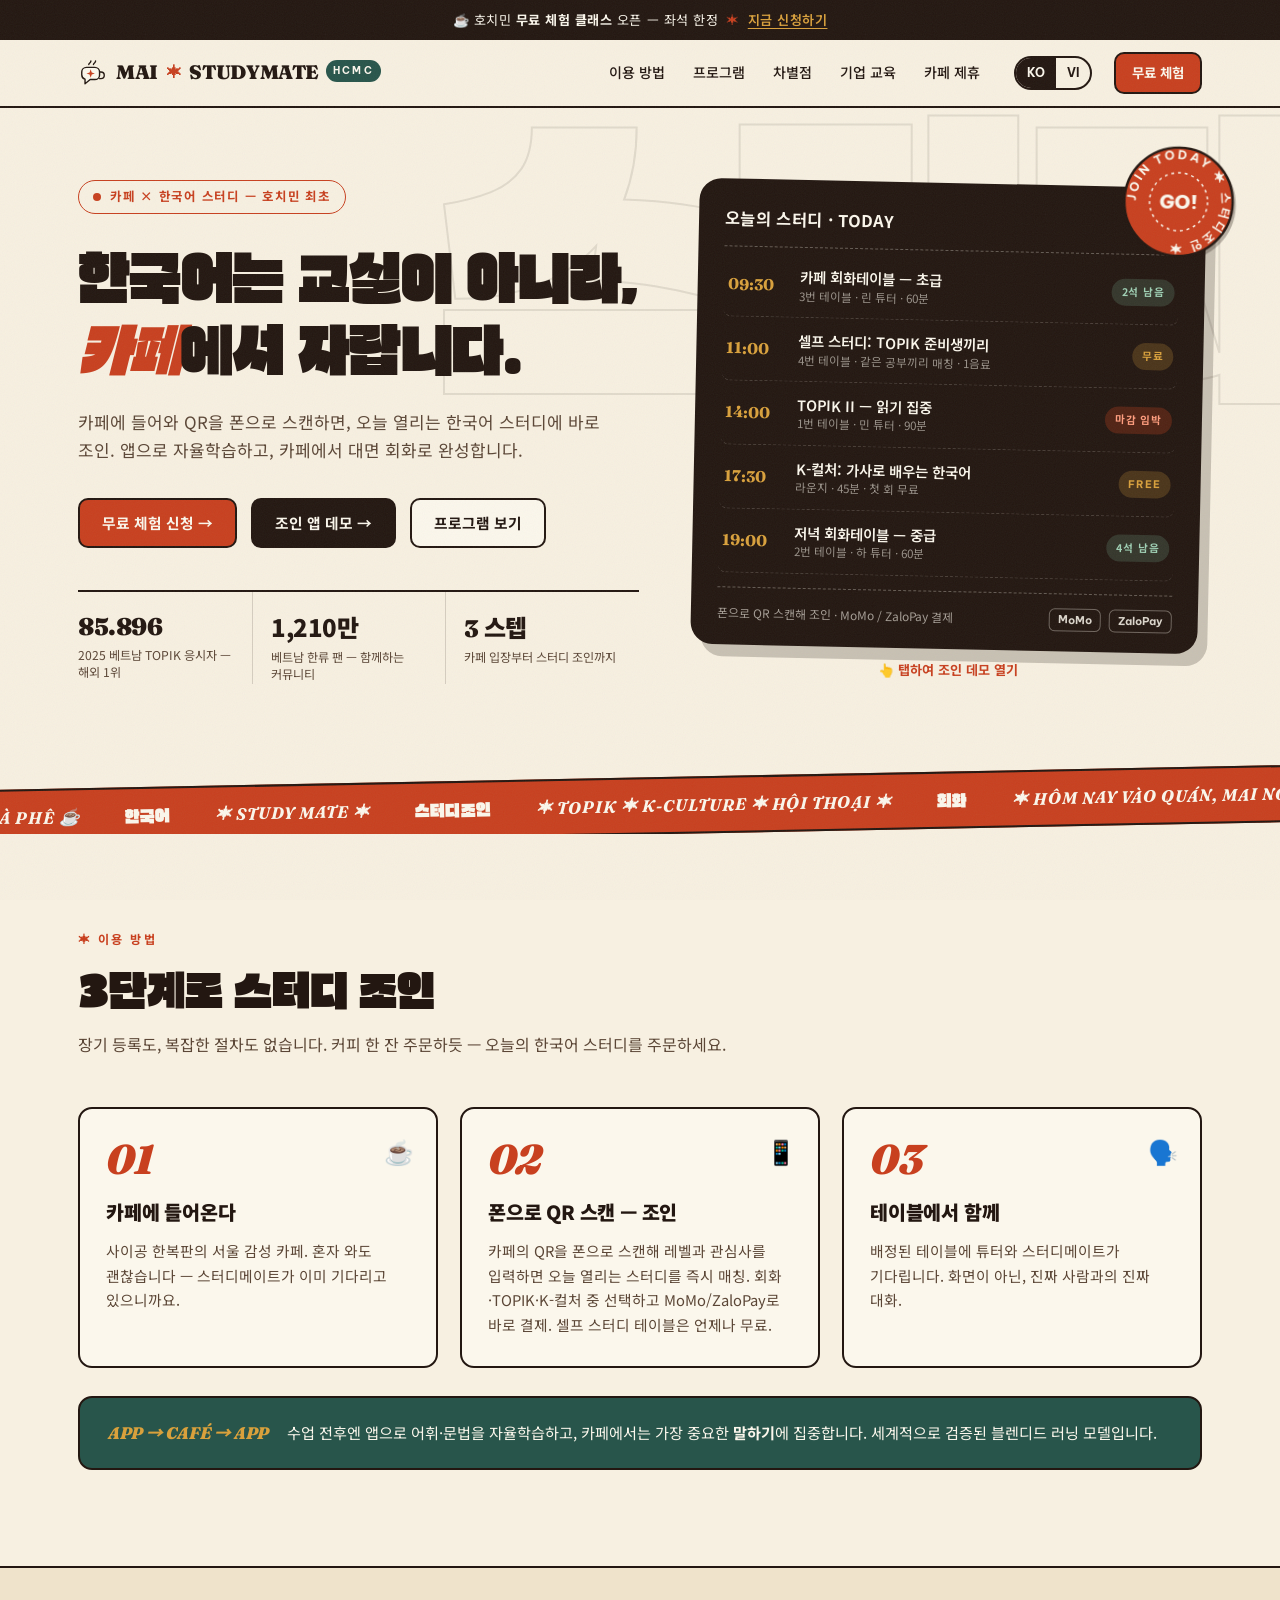
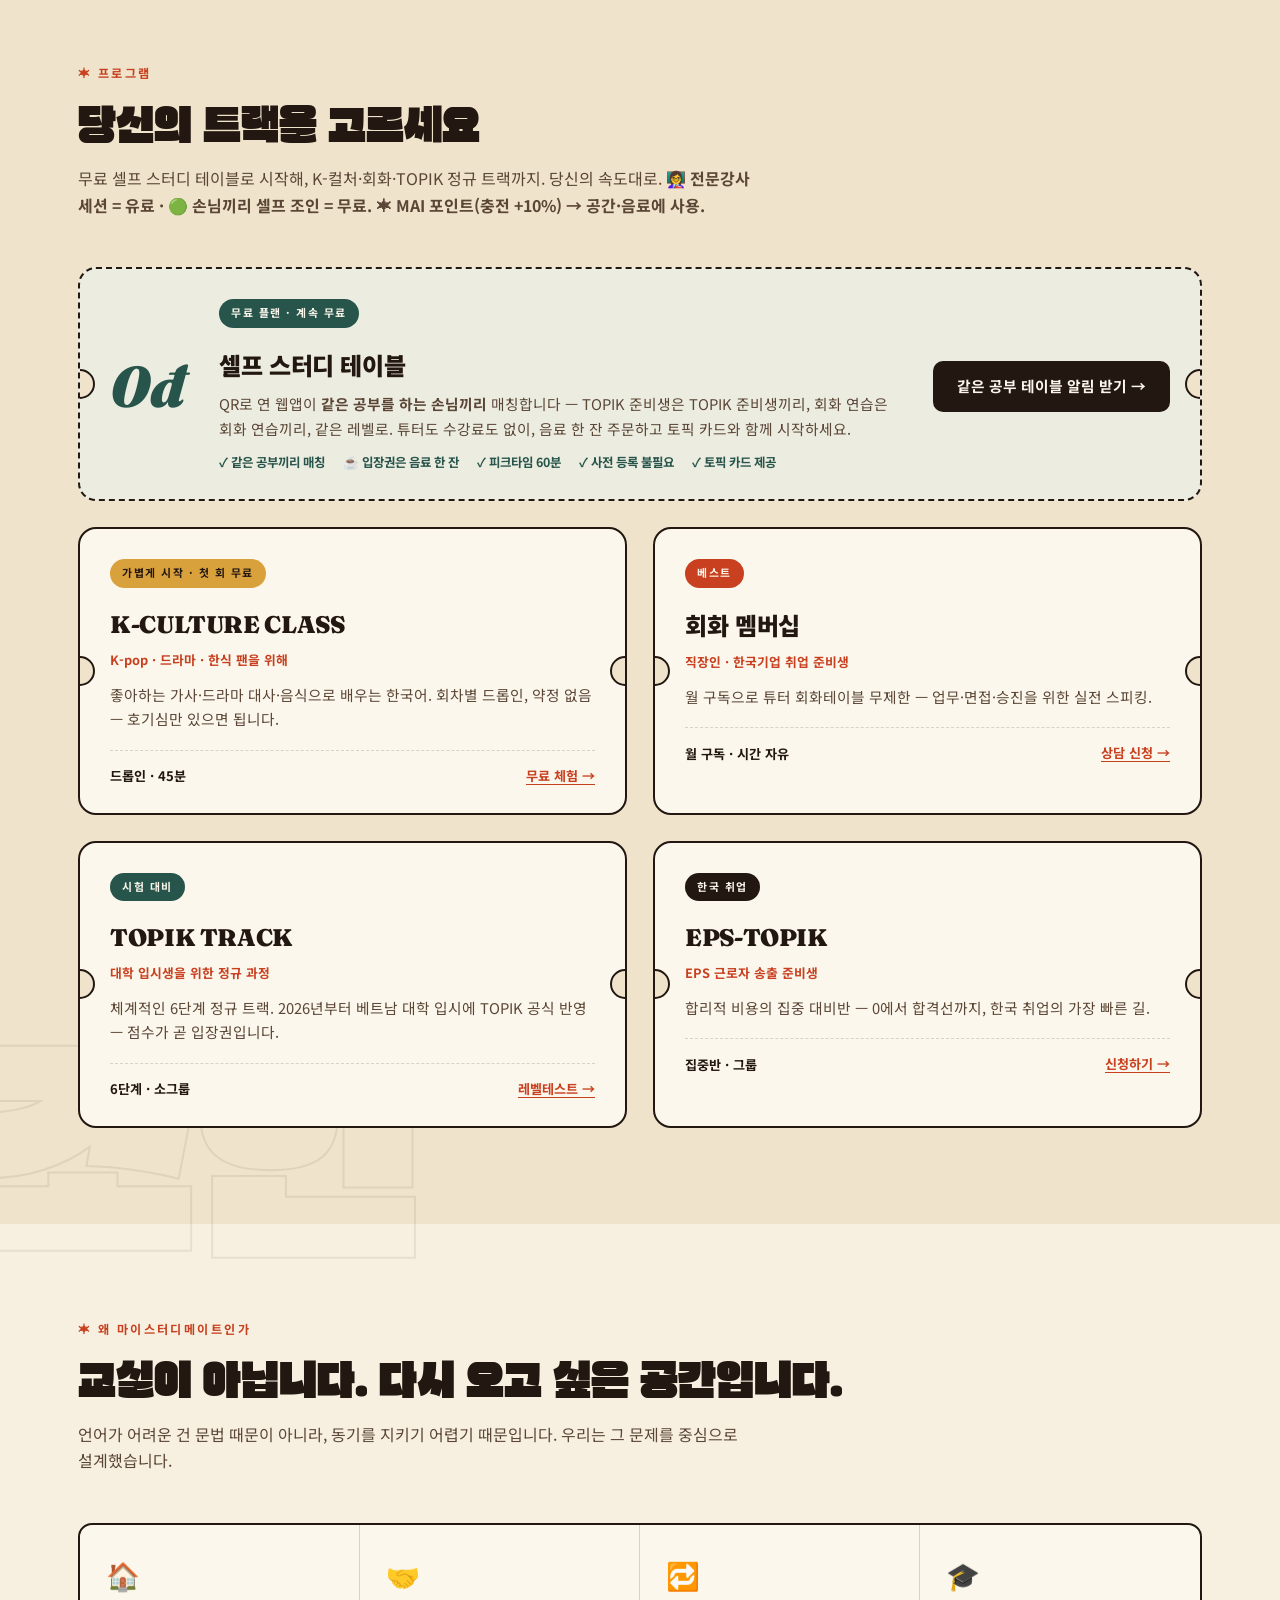
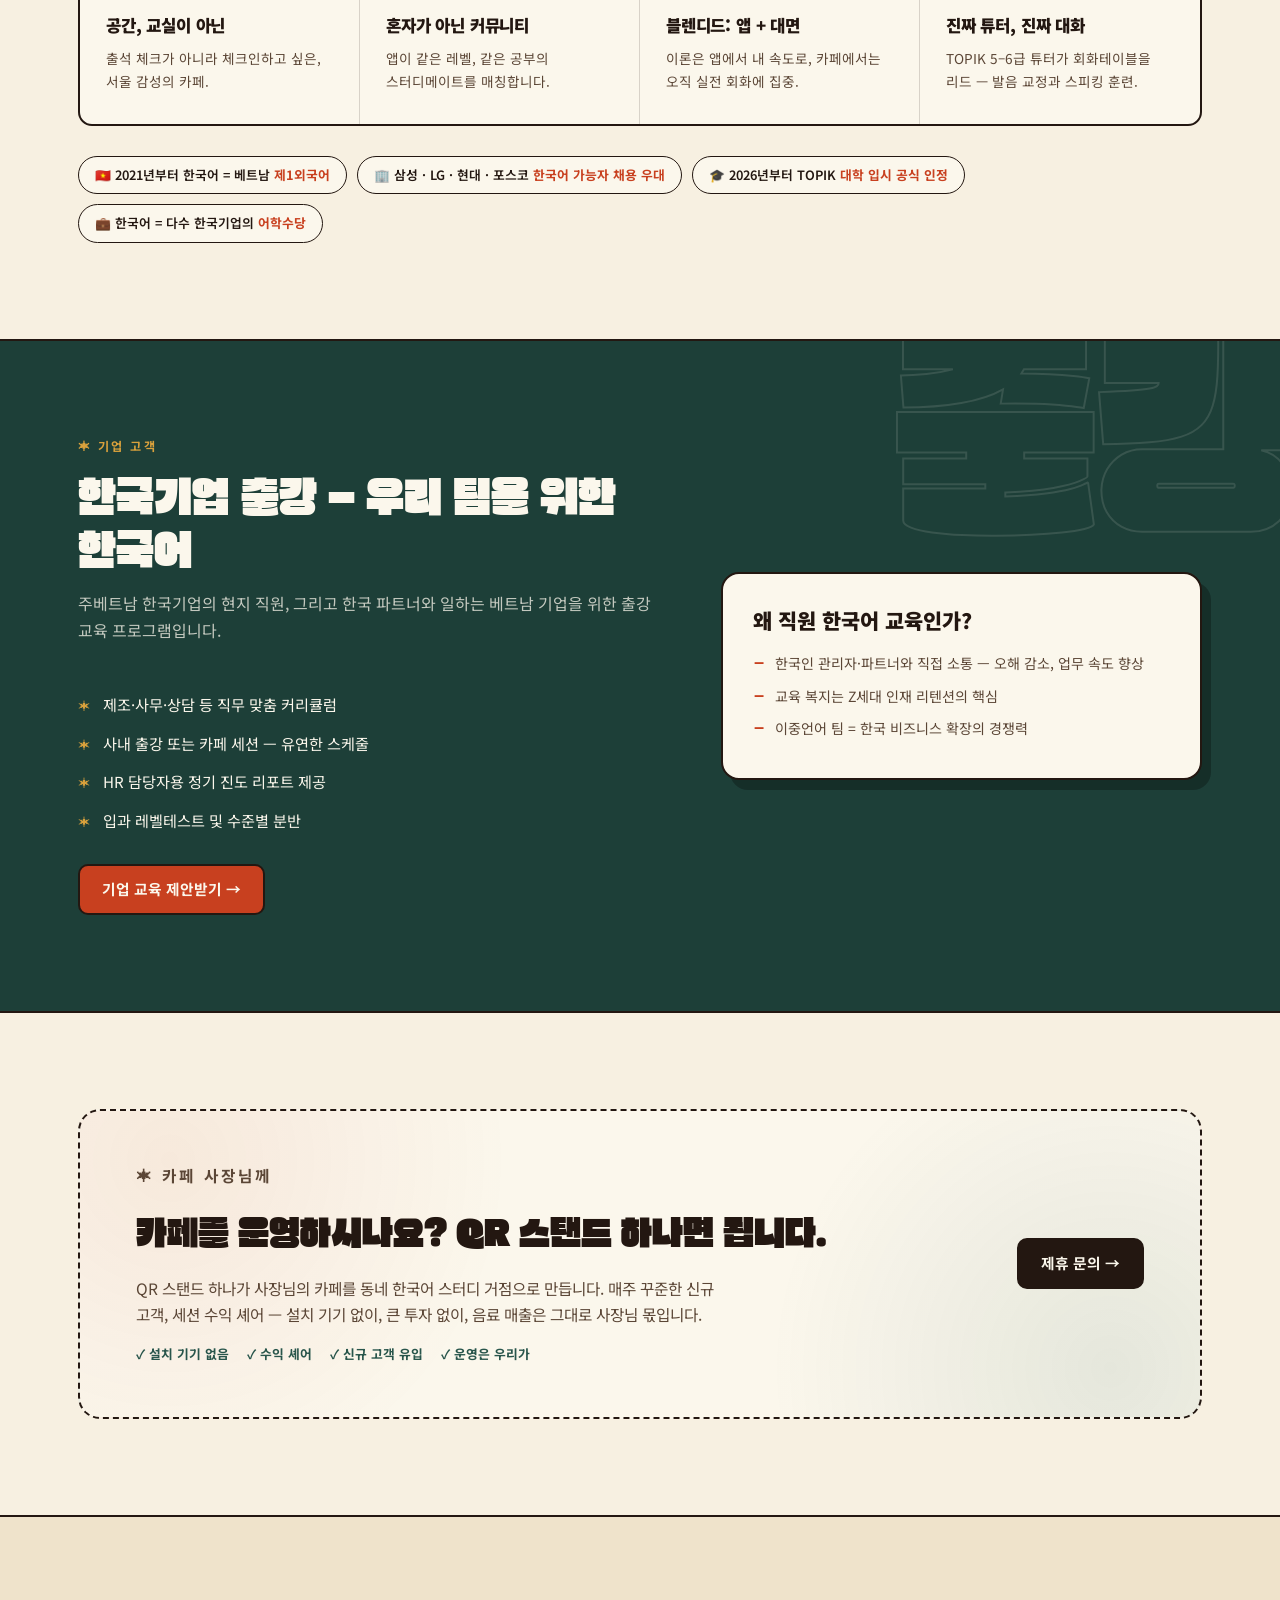
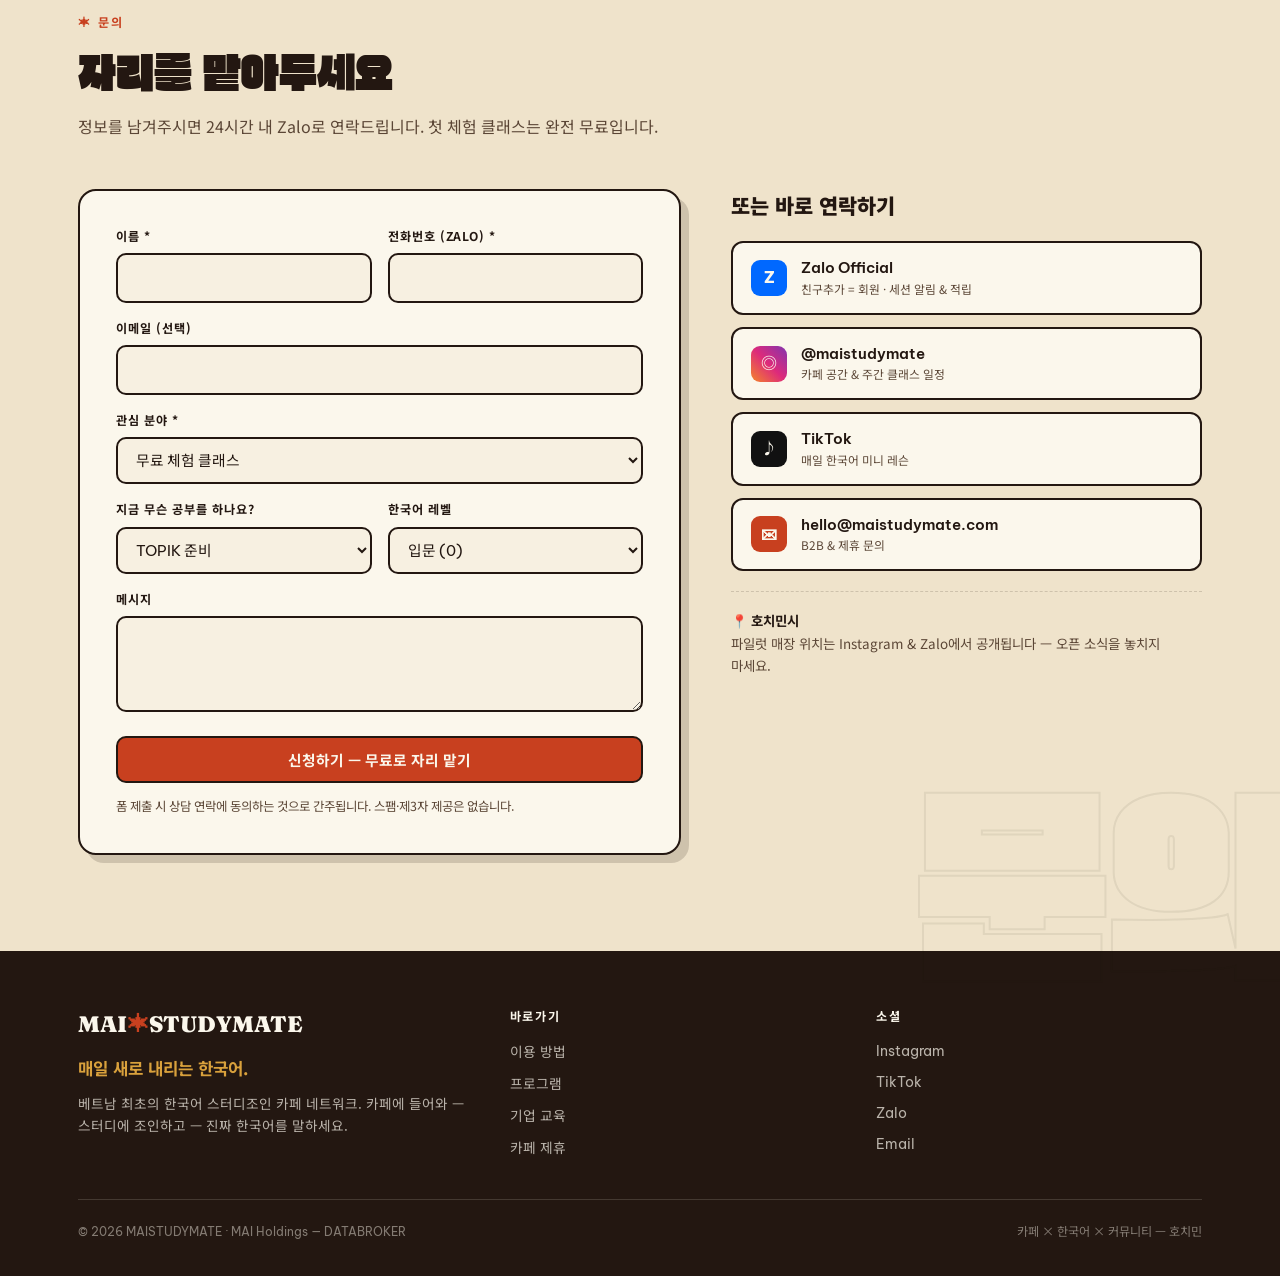
<file: index.html>
<!DOCTYPE html>
<html lang="ko" data-lang="ko">
<head>
  <meta charset="UTF-8" />
  <meta name="viewport" content="width=device-width, initial-scale=1.0" />
  <title>MAISTUDYMATE — 매일 새로 내리는 한국어 | 호치민 한국어 스터디조인 카페</title>
  <meta name="description" content="카페에 들어와 QR을 스캔하면 오늘 열리는 한국어 스터디에 바로 조인. 무료 컬처클래스·셀프 스터디 테이블·회화·TOPIK·EPS. 호치민." />
  <meta property="og:title" content="MAISTUDYMATE — Hôm nay vào quán, MAI nói tiếng Hàn." />
  <link rel="icon" type="image/svg+xml" href="data:image/svg+xml,%3Csvg xmlns='http://www.w3.org/2000/svg' viewBox='0 0 64 64'%3E%3Cpath d='M18 12h18a14 14 0 0 1 14 14v8a14 14 0 0 1-14 14H26L14 58V46.5A14 14 0 0 1 4 34v-8a14 14 0 0 1 14-14z' fill='%23C8401F'/%3E%3Cpath d='M27 18l3 9 9 3-9 3-3 9-3-9-9-3 9-3z' fill='%23FBF7EC'/%3E%3C/svg%3E" />
  <meta property="og:description" content="Join một bàn học tiếng Hàn ngay hôm nay tại TP.HCM. Lớp trải nghiệm miễn phí — số chỗ có hạn." />
  <meta property="og:type" content="website" />
  <link rel="preconnect" href="https://fonts.googleapis.com" />
  <link rel="preconnect" href="https://fonts.gstatic.com" crossorigin />
  <link href="https://fonts.googleapis.com/css2?family=Fraunces:ital,opsz,wght@0,9..144,400..900;1,9..144,400..900&family=Be+Vietnam+Pro:wght@400;500;600;700;800&family=Gasoek+One&family=Noto+Sans+KR:wght@400;500;700;900&display=swap" rel="stylesheet" />
  <link rel="stylesheet" href="styles.css" />
</head>
<body>

  <!-- ======= Announcement ======= -->
  <div class="announce">
    <span class="vi">☕ Khai giảng lớp trải nghiệm <b>MIỄN PHÍ</b> tại TP.HCM — số chỗ có hạn<span class="dot">✶</span><a href="#contact">Giữ chỗ ngay</a></span>
    <span class="ko">☕ 호치민 <b>무료 체험 클래스</b> 오픈 — 좌석 한정<span class="dot">✶</span><a href="#contact">지금 신청하기</a></span>
  </div>

  <!-- ======= Header ======= -->
  <header class="site-head">
    <div class="wrap">
      <a class="brand" href="#top">
        <svg class="mark" viewBox="0 0 64 64" fill="none" aria-hidden="true">
          <path d="M23 14c0-3.5 4.5-3.5 4.5-7.5" stroke="#231711" stroke-width="3" stroke-linecap="round"/>
          <path d="M33 14c0-3.5 4.5-3.5 4.5-7.5" stroke="#231711" stroke-width="3" stroke-linecap="round"/>
          <path d="M46 30h3a7 7 0 0 1 0 14h-4" stroke="#231711" stroke-width="3"/>
          <path d="M18 20h18a10 10 0 0 1 10 10v6a10 10 0 0 1-10 10H26l-11 9v-9.8A10 10 0 0 1 8 36v-6a10 10 0 0 1 10-10z" fill="#FBF7EC" stroke="#231711" stroke-width="3" stroke-linejoin="round"/>
          <path d="M27 24l2.3 6.7 6.7 2.3-6.7 2.3-2.3 6.7-2.3-6.7-6.7-2.3 6.7-2.3z" fill="#C8401F"/>
        </svg>
        MAI<span class="star">✶</span>STUDYMATE <span class="city">HCMC</span></a>
      <nav class="nav" id="nav">
        <a href="#how"><span class="vi">Cách hoạt động</span><span class="ko">이용 방법</span></a>
        <a href="#programs"><span class="vi">Chương trình</span><span class="ko">프로그램</span></a>
        <a href="#why"><span class="vi">Vì sao khác biệt</span><span class="ko">차별점</span></a>
        <a href="#b2b"><span class="vi">Doanh nghiệp</span><span class="ko">기업 교육</span></a>
        <a href="#partner"><span class="vi">Đối tác quán</span><span class="ko">카페 제휴</span></a>
      </nav>
      <div class="lang-toggle" role="group" aria-label="Language">
        <button type="button" data-setlang="ko" class="active">KO</button>
        <button type="button" data-setlang="vi">VI</button>
      </div>
      <a class="btn btn-red btn-sm head-cta" href="#contact"><span class="vi">Học thử miễn phí</span><span class="ko">무료 체험</span></a>
      <button class="menu-btn" id="menuBtn" aria-label="Menu">☰</button>
    </div>
  </header>

  <main id="top">

    <!-- ======= Hero ======= -->
    <section class="hero">
      <div class="wrap">
        <div class="hero-copy">
          <span class="eyebrow reveal">
            <span class="vi">Quán cà phê × Study tiếng Hàn — đầu tiên tại TP.HCM</span>
            <span class="ko">카페 × 한국어 스터디 — 호치민 최초</span>
          </span>
          <h1 class="reveal" data-delay="1">
            <span class="vi">Tiếng Hàn không nằm trong lớp học.<br />Nó nằm ở <em>quán cà phê</em>.</span>
            <span class="ko">한국어는 교실이 아니라,<br /><em>카페</em>에서 자랍니다.</span>
          </h1>
          <p class="lede reveal" data-delay="2">
            <span class="vi">Bước vào quán, quét mã QR bằng điện thoại của bạn và join ngay một bàn học tiếng Hàn hôm nay — cùng tutor và những người bạn học thật. Tự học trên app, thực hành mặt-đối-mặt tại quán.</span>
            <span class="ko">카페에 들어와 QR을 폰으로 스캔하면, 오늘 열리는 한국어 스터디에 바로 조인. 앱으로 자율학습하고, 카페에서 대면 회화로 완성합니다.</span>
          </p>
          <div class="hero-ctas reveal" data-delay="2">
            <a class="btn btn-red" href="#contact"><span class="vi">Học thử miễn phí →</span><span class="ko">무료 체험 신청 →</span></a>
            <a class="btn btn-ink" href="join/"><span class="vi">Mở app Join (demo) →</span><span class="ko">조인 앱 데모 →</span></a>
            <a class="btn" href="#programs"><span class="vi">Xem chương trình</span><span class="ko">프로그램 보기</span></a>
          </div>
          <div class="hero-stats reveal" data-delay="3">
            <div class="stat">
              <b>85.896</b>
              <span class="vi">thí sinh TOPIK tại Việt Nam (2025) — #1 thế giới ngoài Hàn Quốc</span>
              <span class="ko">2025 베트남 TOPIK 응시자 — 해외 1위</span>
            </div>
            <div class="stat">
              <b><span class="vi">12,1<small>M</small></span><span class="ko">1,210만</span></b>
              <span class="vi">fan Hallyu tại Việt Nam — cùng một cộng đồng với bạn</span>
              <span class="ko">베트남 한류 팬 — 함께하는 커뮤니티</span>
            </div>
            <div class="stat">
              <b>3 <span class="vi">bước</span><span class="ko">스텝</span></b>
              <span class="vi">để join một bàn học ngay khi bước vào quán</span>
              <span class="ko">카페 입장부터 스터디 조인까지</span>
            </div>
          </div>
        </div>

        <div class="hero-kiosk reveal" data-delay="2">
          <a class="kiosk-link" href="join/" aria-label="조인 앱 데모 열기 / Mở app Join">
          <div class="kiosk">
            <svg class="stamp" viewBox="0 0 120 120" aria-hidden="true">
              <defs><path id="circ" d="M 60,60 m -44,0 a 44,44 0 1,1 88,0 a 44,44 0 1,1 -88,0" /></defs>
              <circle cx="60" cy="60" r="56" fill="#c8401f" stroke="#231711" stroke-width="2.5"/>
              <circle cx="60" cy="60" r="30" fill="none" stroke="#fbf7ec" stroke-width="1.5" stroke-dasharray="3 4"/>
              <text fill="#fbf7ec" font-size="12.5" font-weight="bold" letter-spacing="2.5">
                <textPath href="#circ">JOIN TODAY ✶ 스터디조인 ✶</textPath>
              </text>
              <text x="60" y="67" text-anchor="middle" fill="#fbf7ec" font-size="20" font-weight="900">GO!</text>
            </svg>

            <div class="kiosk-head">
              <span class="t"><span class="vi">Hôm nay tại quán · <span class="hangul">스터디</span></span><span class="ko">오늘의 스터디 · TODAY</span></span>
              <span class="live">LIVE</span>
            </div>

            <div class="session">
              <span class="time">09:30</span>
              <span class="name">
                <span class="vi">Cà phê &amp; Hội thoại — Sơ cấp</span><span class="ko">카페 회화테이블 — 초급</span>
                <span class="meta"><span class="vi">Bàn 3 · Tutor Linh · 60ph</span><span class="ko">3번 테이블 · 린 튜터 · 60분</span></span>
              </span>
              <span class="chip chip-open"><span class="vi">Còn 2 chỗ</span><span class="ko">2석 남음</span></span>
            </div>
            <div class="session">
              <span class="time">11:00</span>
              <span class="name">
                <span class="vi">Bàn tự học: luyện TOPIK cùng nhau</span><span class="ko">셀프 스터디: TOPIK 준비생끼리</span>
                <span class="meta"><span class="vi">Bàn 4 · ghép cùng chủ đề học · 1 đồ uống</span><span class="ko">4번 테이블 · 같은 공부끼리 매칭 · 1음료</span></span>
              </span>
              <span class="chip chip-free"><span class="vi">0đ</span><span class="ko">무료</span></span>
            </div>
            <div class="session">
              <span class="time">14:00</span>
              <span class="name">
                <span class="vi">TOPIK II — Đọc hiểu</span><span class="ko">TOPIK II — 읽기 집중</span>
                <span class="meta"><span class="vi">Bàn 1 · Tutor Minh · 90ph</span><span class="ko">1번 테이블 · 민 튜터 · 90분</span></span>
              </span>
              <span class="chip chip-hot"><span class="vi">Sắp đầy</span><span class="ko">마감 임박</span></span>
            </div>
            <div class="session">
              <span class="time">17:30</span>
              <span class="name">
                <span class="vi">K-Culture: Học qua lời bài hát K-pop</span><span class="ko">K-컬처: 가사로 배우는 한국어</span>
                <span class="meta"><span class="vi">Khu lounge · 45ph · buổi đầu miễn phí</span><span class="ko">라운지 · 45분 · 첫 회 무료</span></span>
              </span>
              <span class="chip chip-free">FREE</span>
            </div>
            <div class="session">
              <span class="time">19:00</span>
              <span class="name">
                <span class="vi">Bàn hội thoại tối — Trung cấp</span><span class="ko">저녁 회화테이블 — 중급</span>
                <span class="meta"><span class="vi">Bàn 2 · Tutor Hà · 60ph</span><span class="ko">2번 테이블 · 하 튜터 · 60분</span></span>
              </span>
              <span class="chip chip-open"><span class="vi">Còn 4 chỗ</span><span class="ko">4석 남음</span></span>
            </div>

            <div class="kiosk-foot">
              <span class="vi">Quét QR bằng điện thoại để join · thanh toán MoMo / ZaloPay</span>
              <span class="ko">폰으로 QR 스캔해 조인 · MoMo / ZaloPay 결제</span>
              <span class="pay"><i>MoMo</i><i>ZaloPay</i></span>
            </div>
          </div>
          <span class="kiosk-hint"><span class="vi">👆 Chạm để mở bản demo Join</span><span class="ko">👆 탭하여 조인 데모 열기</span></span>
          </a>
        </div>
      </div>
    </section>

    <!-- ======= Marquee ======= -->
    <div class="marquee" aria-hidden="true">
      <div class="marquee-track">
        <span>CÀ PHÊ ☕ <b class="hangul">한국어</b> ✶ STUDY MATE ✶ <b class="hangul">스터디조인</b> ✶ TOPIK ✶ K-CULTURE ✶ HỘI THOẠI ✶ <b class="hangul">회화</b> ✶ HÔM NAY VÀO QUÁN, MAI NÓI TIẾNG HÀN ✶ JOIN TODAY ✶&nbsp;</span>
        <span>CÀ PHÊ ☕ <b class="hangul">한국어</b> ✶ STUDY MATE ✶ <b class="hangul">스터디조인</b> ✶ TOPIK ✶ K-CULTURE ✶ HỘI THOẠI ✶ <b class="hangul">회화</b> ✶ HÔM NAY VÀO QUÁN, MAI NÓI TIẾNG HÀN ✶ JOIN TODAY ✶&nbsp;</span>
      </div>
    </div>

    <!-- ======= How it works ======= -->
    <section id="how" class="section-pad">
      <div class="wrap">
        <p class="kicker reveal"><span class="vi">Cách hoạt động</span><span class="ko">이용 방법</span></p>
        <h2 class="title reveal">
          <span class="vi">Join một bàn học trong 3 bước</span>
          <span class="ko">3단계로 스터디 조인</span>
        </h2>
        <p class="sub reveal" data-delay="1">
          <span class="vi">Không ghi danh khóa dài hạn, không thủ tục. Giống như gọi một ly cà phê — nhưng thứ bạn nhận được là một bàn học tiếng Hàn.</span>
          <span class="ko">장기 등록도, 복잡한 절차도 없습니다. 커피 한 잔 주문하듯 — 오늘의 한국어 스터디를 주문하세요.</span>
        </p>

        <div class="steps">
          <article class="step reveal" data-delay="1">
            <span class="glyph">☕</span>
            <h3><span class="vi">Bước vào quán</span><span class="ko">카페에 들어온다</span></h3>
            <p>
              <span class="vi">Một quán cà phê chuẩn vibe Seoul giữa Sài Gòn. Đến một mình cũng được — bạn học đã có sẵn ở đây.</span>
              <span class="ko">사이공 한복판의 서울 감성 카페. 혼자 와도 괜찮습니다 — 스터디메이트가 이미 기다리고 있으니까요.</span>
            </p>
          </article>
          <article class="step reveal" data-delay="2">
            <span class="glyph">📱</span>
            <h3><span class="vi">Quét QR — chọn lớp</span><span class="ko">폰으로 QR 스캔 — 조인</span></h3>
            <p>
              <span class="vi">Quét mã QR tại quán bằng điện thoại, nhập trình độ &amp; sở thích — web-app gợi ý các bàn học đang mở hôm nay: hội thoại, TOPIK, K-culture. Thanh toán ngay bằng MoMo / ZaloPay. Bàn tự học cùng nhau? Luôn luôn 0đ.</span>
              <span class="ko">카페의 QR을 폰으로 스캔해 레벨과 관심사를 입력하면 오늘 열리는 스터디를 즉시 매칭. 회화·TOPIK·K-컬처 중 선택하고 MoMo/ZaloPay로 바로 결제. 셀프 스터디 테이블은 언제나 무료.</span>
            </p>
          </article>
          <article class="step reveal" data-delay="3">
            <span class="glyph">🗣️</span>
            <h3><span class="vi">Ngồi vào bàn — học cùng nhau</span><span class="ko">테이블에서 함께</span></h3>
            <p>
              <span class="vi">Tutor và bạn học đang chờ ở bàn được chỉ định. Nói tiếng Hàn thật, với người thật — không phải với màn hình.</span>
              <span class="ko">배정된 테이블에 튜터와 스터디메이트가 기다립니다. 화면이 아닌, 진짜 사람과의 진짜 대화.</span>
            </p>
          </article>
        </div>

        <div class="blended-note reveal">
          <span class="loop">APP → CAFÉ → APP</span>
          <span>
            <span class="vi">Trước &amp; sau buổi học, bạn tự học từ vựng – ngữ pháp trên app. Đến quán chỉ để làm điều quan trọng nhất: <b>nói</b>. Đó là mô hình blended đã được chứng minh trên thế giới.</span>
            <span class="ko">수업 전후엔 앱으로 어휘·문법을 자율학습하고, 카페에서는 가장 중요한 <b>말하기</b>에 집중합니다. 세계적으로 검증된 블렌디드 러닝 모델입니다.</span>
          </span>
        </div>
      </div>
    </section>

    <!-- ======= Programs ======= -->
    <section id="programs" class="section-pad">
      <div class="wrap">
        <p class="kicker reveal"><span class="vi">Chương trình</span><span class="ko">프로그램</span></p>
        <h2 class="title reveal">
          <span class="vi">Chọn lộ trình của bạn</span>
          <span class="ko">당신의 트랙을 고르세요</span>
        </h2>
        <p class="sub reveal" data-delay="1">
          <span class="vi">Bắt đầu từ 0đ với bàn tự học cùng nhau, lên K-culture class, rồi hội thoại và TOPIK khi bạn sẵn sàng. Học theo nhịp của bạn. <b>👩‍🏫 Buổi có giáo viên = trả phí · 🟢 Khách tự join với nhau = miễn phí. ✶ Điểm MAI (nạp +10%) → dùng cho không gian·đồ uống.</b></span>
          <span class="ko">무료 셀프 스터디 테이블로 시작해, K-컬처·회화·TOPIK 정규 트랙까지. 당신의 속도대로. <b>👩‍🏫 전문강사 세션 = 유료 · 🟢 손님끼리 셀프 조인 = 무료. ✶ MAI 포인트(충전 +10%) → 공간·음료에 사용.</b></span>
        </p>

        <div class="tickets">
          <article class="ticket ticket-free reveal">
            <div class="price" aria-hidden="true">0đ</div>
            <div class="free-body">
              <span class="ticket-tag jade"><span class="vi">Gói miễn phí · mãi mãi</span><span class="ko">무료 플랜 · 계속 무료</span></span>
              <h3><span class="vi">Bàn tự học cùng nhau</span><span class="ko">셀프 스터디 테이블</span></h3>
              <p>
                <span class="vi">Web-app ghép bạn với những người <b>đang học cùng một thứ với bạn</b> — luyện TOPIK với người luyện TOPIK, hội thoại với người mê hội thoại — và cùng trình độ, ngay tại quán. Không tutor, không học phí: gọi một đồ uống, nhận bộ thẻ chủ đề và bắt đầu.</span>
                <span class="ko">QR로 연 웹앱이 <b>같은 공부를 하는 손님끼리</b> 매칭합니다 — TOPIK 준비생은 TOPIK 준비생끼리, 회화 연습은 회화 연습끼리, 같은 레벨로. 튜터도 수강료도 없이, 음료 한 잔 주문하고 토픽 카드와 함께 시작하세요.</span>
              </p>
              <p class="conds">
                <span><span class="vi">✓ Ghép cùng chủ đề học</span><span class="ko">✓ 같은 공부끼리 매칭</span></span>
                <span><span class="vi">☕ Vé vào = một ly nước</span><span class="ko">☕ 입장권은 음료 한 잔</span></span>
                <span><span class="vi">✓ 60 phút giờ cao điểm</span><span class="ko">✓ 피크타임 60분</span></span>
                <span><span class="vi">✓ Không cần đăng ký trước</span><span class="ko">✓ 사전 등록 불필요</span></span>
                <span><span class="vi">✓ Thẻ chủ đề tại bàn</span><span class="ko">✓ 토픽 카드 제공</span></span>
              </p>
            </div>
            <a class="btn btn-ink" href="#contact" data-prefill="peer"><span class="vi">Báo tôi khi có bàn cùng chủ đề →</span><span class="ko">같은 공부 테이블 알림 받기 →</span></a>
          </article>

          <article class="ticket reveal" data-delay="1">
            <span class="ticket-tag gold"><span class="vi">Bắt đầu vui · buổi đầu 0đ</span><span class="ko">가볍게 시작 · 첫 회 무료</span></span>
            <h3>K-CULTURE CLASS</h3>
            <p class="who"><span class="vi">Cho fan K-pop · K-drama · ẩm thực Hàn</span><span class="ko">K-pop · 드라마 · 한식 팬을 위해</span></p>
            <p>
              <span class="vi">Học tiếng Hàn qua lời bài hát, thoại phim và món ăn bạn yêu thích. Drop-in từng buổi, không cần cam kết — chỉ cần tò mò.</span>
              <span class="ko">좋아하는 가사·드라마 대사·음식으로 배우는 한국어. 회차별 드롭인, 약정 없음 — 호기심만 있으면 됩니다.</span>
            </p>
            <div class="line">
              <span class="vi">Drop-in · 45 phút</span><span class="ko">드롭인 · 45분</span>
              <a href="#contact"><span class="vi">Thử miễn phí →</span><span class="ko">무료 체험 →</span></a>
            </div>
          </article>

          <article class="ticket reveal" data-delay="2">
            <span class="ticket-tag hot"><span class="vi">Phổ biến nhất</span><span class="ko">베스트</span></span>
            <h3><span class="vi">HỘI THOẠI MEMBERSHIP</span><span class="ko">회화 멤버십</span></h3>
            <p class="who"><span class="vi">Cho người đi làm &amp; ứng viên công ty Hàn</span><span class="ko">직장인 · 한국기업 취업 준비생</span></p>
            <p>
              <span class="vi">Bàn hội thoại với tutor theo gói tháng — luyện nói cho công việc, phỏng vấn và thăng tiến tại các công ty Hàn Quốc.</span>
              <span class="ko">월 구독으로 튜터 회화테이블 무제한 — 업무·면접·승진을 위한 실전 스피킹.</span>
            </p>
            <div class="line">
              <span class="vi">Gói tháng · linh hoạt giờ</span><span class="ko">월 구독 · 시간 자유</span>
              <a href="#contact"><span class="vi">Nhận tư vấn →</span><span class="ko">상담 신청 →</span></a>
            </div>
          </article>

          <article class="ticket reveal" data-delay="2">
            <span class="ticket-tag jade"><span class="vi">Luyện thi</span><span class="ko">시험 대비</span></span>
            <h3>TOPIK TRACK</h3>
            <p class="who"><span class="vi">Cho học sinh – sinh viên xét tuyển đại học</span><span class="ko">대학 입시생을 위한 정규 과정</span></p>
            <p>
              <span class="vi">Lộ trình 6 cấp độ bài bản. Từ 2026, TOPIK được công nhận xét tuyển đại học tại Việt Nam — điểm số của bạn là tấm vé thật.</span>
              <span class="ko">체계적인 6단계 정규 트랙. 2026년부터 베트남 대학 입시에 TOPIK 공식 반영 — 점수가 곧 입장권입니다.</span>
            </p>
            <div class="line">
              <span class="vi">6 cấp độ · lớp nhóm nhỏ</span><span class="ko">6단계 · 소그룹</span>
              <a href="#contact"><span class="vi">Kiểm tra trình độ →</span><span class="ko">레벨테스트 →</span></a>
            </div>
          </article>

          <article class="ticket reveal" data-delay="3">
            <span class="ticket-tag"><span class="vi">Đi Hàn làm việc</span><span class="ko">한국 취업</span></span>
            <h3>EPS-TOPIK</h3>
            <p class="who"><span class="vi">Cho người chuẩn bị chương trình EPS</span><span class="ko">EPS 근로자 송출 준비생</span></p>
            <p>
              <span class="vi">Lớp luyện thi tập trung, chi phí hợp lý, lộ trình rõ ràng — từ con số 0 đến đủ điểm sang Hàn Quốc làm việc.</span>
              <span class="ko">합리적 비용의 집중 대비반 — 0에서 합격선까지, 한국 취업의 가장 빠른 길.</span>
            </p>
            <div class="line">
              <span class="vi">Lớp tập trung · nhóm</span><span class="ko">집중반 · 그룹</span>
              <a href="#contact"><span class="vi">Đăng ký →</span><span class="ko">신청하기 →</span></a>
            </div>
          </article>
        </div>
      </div>
    </section>

    <!-- ======= Why ======= -->
    <section id="why" class="section-pad">
      <div class="wrap">
        <p class="kicker reveal"><span class="vi">Vì sao MAISTUDYMATE</span><span class="ko">왜 마이스터디메이트인가</span></p>
        <h2 class="title reveal">
          <span class="vi">Không phải lớp học. Một nơi bạn muốn quay lại.</span>
          <span class="ko">교실이 아닙니다. 다시 오고 싶은 공간입니다.</span>
        </h2>
        <p class="sub reveal" data-delay="1">
          <span class="vi">Học một ngôn ngữ không khó vì ngữ pháp — mà vì duy trì động lực. Chúng tôi thiết kế mọi thứ quanh điều đó.</span>
          <span class="ko">언어가 어려운 건 문법 때문이 아니라, 동기를 지키기 어렵기 때문입니다. 우리는 그 문제를 중심으로 설계했습니다.</span>
        </p>

        <div class="why-grid reveal" data-delay="1">
          <div class="why-cell">
            <span class="ic">🏠</span>
            <h3><span class="vi">Không gian, không phải phòng học</span><span class="ko">공간, 교실이 아닌</span></h3>
            <p><span class="vi">Quán cà phê chuẩn vibe Seoul — nơi bạn muốn check-in, không phải nơi bạn phải điểm danh.</span><span class="ko">출석 체크가 아니라 체크인하고 싶은, 서울 감성의 카페.</span></p>
          </div>
          <div class="why-cell">
            <span class="ic">🤝</span>
            <h3><span class="vi">Cộng đồng, không phải một mình</span><span class="ko">혼자가 아닌 커뮤니티</span></h3>
            <p><span class="vi">Web-app ghép bạn với những người cùng trình độ, cùng môn đang học — bạn học thật, hẹn học thật.</span><span class="ko">앱이 같은 레벨, 같은 공부의 스터디메이트를 매칭합니다.</span></p>
          </div>
          <div class="why-cell">
            <span class="ic">🔁</span>
            <h3><span class="vi">Blended: App + Mặt-đối-mặt</span><span class="ko">블렌디드: 앱 + 대면</span></h3>
            <p><span class="vi">Lý thuyết tự học trên app theo nhịp riêng; thời gian ở quán dành trọn cho hội thoại thực chiến.</span><span class="ko">이론은 앱에서 내 속도로, 카페에서는 오직 실전 회화에 집중.</span></p>
          </div>
          <div class="why-cell">
            <span class="ic">🎓</span>
            <h3><span class="vi">Tutor thật, hội thoại thật</span><span class="ko">진짜 튜터, 진짜 대화</span></h3>
            <p><span class="vi">Tutor trình độ TOPIK 5–6 dẫn dắt từng bàn hội thoại — sửa phát âm, đẩy bạn nói nhiều hơn.</span><span class="ko">TOPIK 5–6급 튜터가 회화테이블을 리드 — 발음 교정과 스피킹 훈련.</span></p>
          </div>
        </div>

        <div class="facts reveal" data-delay="2">
          <span class="fact"><span class="vi">🇻🇳 Tiếng Hàn = <b>ngoại ngữ số 1</b> trong trường phổ thông VN từ 2021</span><span class="ko">🇻🇳 2021년부터 한국어 = 베트남 <b>제1외국어</b></span></span>
          <span class="fact"><span class="vi">🏢 Samsung · LG · Hyundai · POSCO <b>ưu tiên ứng viên biết tiếng Hàn</b></span><span class="ko">🏢 삼성 · LG · 현대 · 포스코 <b>한국어 가능자 채용 우대</b></span></span>
          <span class="fact"><span class="vi">🎓 TOPIK được <b>công nhận xét tuyển đại học</b> từ 2026</span><span class="ko">🎓 2026년부터 TOPIK <b>대학 입시 공식 인정</b></span></span>
          <span class="fact"><span class="vi">💼 Biết tiếng Hàn = <b>phụ cấp ngôn ngữ</b> tại nhiều công ty Hàn</span><span class="ko">💼 한국어 = 다수 한국기업의 <b>어학수당</b></span></span>
        </div>
      </div>
    </section>

    <!-- ======= B2B ======= -->
    <section id="b2b" class="section-pad">
      <div class="wrap b2b-grid">
        <div>
          <p class="kicker reveal"><span class="vi">Dành cho doanh nghiệp</span><span class="ko">기업 고객</span></p>
          <h2 class="title reveal">
            <span class="vi">Đào tạo tiếng Hàn cho đội ngũ của bạn</span>
            <span class="ko">한국기업 출강 — 우리 팀을 위한 한국어</span>
          </h2>
          <p class="sub reveal" data-delay="1">
            <span class="vi">Lớp tiếng Hàn tại văn phòng cho công ty Hàn Quốc tại Việt Nam và doanh nghiệp Việt làm việc với đối tác Hàn.</span>
            <span class="ko">주베트남 한국기업의 현지 직원, 그리고 한국 파트너와 일하는 베트남 기업을 위한 출강 교육 프로그램입니다.</span>
          </p>
          <ul class="b2b-points reveal" data-delay="1">
            <li><span class="vi">Giáo trình theo ngành: sản xuất, văn phòng, thương mại</span><span class="ko">제조·사무·상담 등 직무 맞춤 커리큘럼</span></li>
            <li><span class="vi">Lịch học linh hoạt tại văn phòng hoặc tại quán</span><span class="ko">사내 출강 또는 카페 세션 — 유연한 스케줄</span></li>
            <li><span class="vi">Báo cáo tiến độ định kỳ cho HR</span><span class="ko">HR 담당자용 정기 진도 리포트 제공</span></li>
            <li><span class="vi">Kiểm tra đầu vào &amp; xếp lớp theo trình độ</span><span class="ko">입과 레벨테스트 및 수준별 분반</span></li>
          </ul>
          <a class="btn btn-red reveal" data-delay="2" href="#contact" data-prefill="b2b">
            <span class="vi">Nhận đề xuất cho công ty →</span><span class="ko">기업 교육 제안받기 →</span>
          </a>
        </div>
        <aside class="b2b-card reveal" data-delay="2">
          <h3><span class="vi">Vì sao đầu tư tiếng Hàn cho nhân viên?</span><span class="ko">왜 직원 한국어 교육인가?</span></h3>
          <ul>
            <li><span class="vi">Giao tiếp trực tiếp với quản lý &amp; đối tác Hàn — ít hiểu nhầm, việc chạy nhanh hơn</span><span class="ko">한국인 관리자·파트너와 직접 소통 — 오해 감소, 업무 속도 향상</span></li>
            <li><span class="vi">Giữ chân nhân tài: đào tạo là phúc lợi được Gen Z đánh giá cao</span><span class="ko">교육 복지는 Z세대 인재 리텐션의 핵심</span></li>
            <li><span class="vi">Đội ngũ song ngữ = lợi thế khi mở rộng kinh doanh với Hàn Quốc</span><span class="ko">이중언어 팀 = 한국 비즈니스 확장의 경쟁력</span></li>
          </ul>
        </aside>
      </div>
    </section>

    <!-- ======= Partner ======= -->
    <section id="partner" class="section-pad">
      <div class="wrap">
        <div class="partner-banner reveal">
          <div>
            <p class="kicker"><span class="vi">Dành cho chủ quán cà phê</span><span class="ko">카페 사장님께</span></p>
            <h2>
              <span class="vi">Bạn có quán cà phê? Chỉ cần một standee QR MAISTUDYMATE.</span>
              <span class="ko">카페를 운영하시나요? QR 스탠드 하나면 됩니다.</span>
            </h2>
            <p>
              <span class="vi">Một mã QR biến quán của bạn thành điểm hẹn học tiếng Hàn của khu phố: khách mới đều đặn mỗi tuần, doanh thu chia sẻ từ các buổi học — không cần lắp thiết bị, không tốn chi phí đầu tư lớn, đồ uống vẫn là của bạn.</span>
              <span class="ko">QR 스탠드 하나가 사장님의 카페를 동네 한국어 스터디 거점으로 만듭니다. 매주 꾸준한 신규 고객, 세션 수익 셰어 — 설치 기기 없이, 큰 투자 없이, 음료 매출은 그대로 사장님 몫입니다.</span>
            </p>
            <p class="ks">
              <span><span class="vi">✓ Không cần thiết bị</span><span class="ko">✓ 설치 기기 없음</span></span>
              <span><span class="vi">✓ Chia sẻ doanh thu</span><span class="ko">✓ 수익 셰어</span></span>
              <span><span class="vi">✓ Khách mới mỗi tuần</span><span class="ko">✓ 신규 고객 유입</span></span>
              <span><span class="vi">✓ Vận hành bởi chúng tôi</span><span class="ko">✓ 운영은 우리가</span></span>
            </p>
          </div>
          <a class="btn btn-ink" href="#contact" data-prefill="partner">
            <span class="vi">Tìm hiểu hợp tác →</span><span class="ko">제휴 문의 →</span>
          </a>
        </div>
      </div>
    </section>

    <!-- ======= Contact / Inquiry ======= -->
    <section id="contact" class="section-pad">
      <div class="wrap">
        <p class="kicker reveal"><span class="vi">Liên hệ</span><span class="ko">문의</span></p>
        <h2 class="title reveal">
          <span class="vi">Giữ một chỗ cho bạn</span>
          <span class="ko">자리를 맡아두세요</span>
        </h2>
        <p class="sub reveal" data-delay="1">
          <span class="vi">Để lại thông tin — chúng tôi sẽ liên hệ qua Zalo trong vòng 24 giờ. Lớp trải nghiệm đầu tiên hoàn toàn miễn phí.</span>
          <span class="ko">정보를 남겨주시면 24시간 내 Zalo로 연락드립니다. 첫 체험 클래스는 완전 무료입니다.</span>
        </p>

        <div class="contact-grid">
          <form class="form-card reveal" id="inquiryForm" novalidate>
            <div class="form-row">
              <div class="field">
                <label for="f-name"><span class="vi">Họ và tên *</span><span class="ko">이름 *</span></label>
                <input id="f-name" name="name" type="text" required autocomplete="name" />
              </div>
              <div class="field">
                <label for="f-phone"><span class="vi">Số điện thoại (Zalo) *</span><span class="ko">전화번호 (Zalo) *</span></label>
                <input id="f-phone" name="phone" type="tel" required autocomplete="tel" />
              </div>
            </div>
            <div class="field">
              <label for="f-email"><span class="vi">Email (tùy chọn)</span><span class="ko">이메일 (선택)</span></label>
              <input id="f-email" name="email" type="email" autocomplete="email" />
            </div>
            <div class="field">
                <label for="f-interest"><span class="vi">Bạn quan tâm đến *</span><span class="ko">관심 분야 *</span></label>
                <select id="f-interest" name="interest" required>
                  <option value="trial" data-vi="Lớp trải nghiệm miễn phí" data-ko="무료 체험 클래스">Lớp trải nghiệm miễn phí</option>
                  <option value="peer" data-vi="Bàn tự học miễn phí (cùng bạn học)" data-ko="무료 셀프 스터디 테이블">Bàn tự học miễn phí (cùng bạn học)</option>
                  <option value="membership" data-vi="Membership hội thoại" data-ko="회화 멤버십">Membership hội thoại</option>
                  <option value="topik" data-vi="TOPIK Track" data-ko="TOPIK 트랙">TOPIK Track</option>
                  <option value="eps" data-vi="EPS-TOPIK" data-ko="EPS-TOPIK">EPS-TOPIK</option>
                  <option value="b2b" data-vi="Đào tạo doanh nghiệp (B2B)" data-ko="기업 출강 (B2B)">Đào tạo doanh nghiệp (B2B)</option>
                  <option value="partner" data-vi="Hợp tác đặt QR (chủ quán)" data-ko="카페 제휴 (QR 스탠드)">Hợp tác đặt QR (chủ quán)</option>
                </select>
              </div>
            <div class="form-row">
              <div class="field">
                <label for="f-topic"><span class="vi">Bạn đang học gì?</span><span class="ko">지금 무슨 공부를 하나요?</span></label>
                <select id="f-topic" name="topic">
                  <option value="topik" data-vi="Luyện thi TOPIK" data-ko="TOPIK 준비">Luyện thi TOPIK</option>
                  <option value="conversation" data-vi="Hội thoại hằng ngày" data-ko="일상 회화">Hội thoại hằng ngày</option>
                  <option value="kculture" data-vi="K-pop · K-drama" data-ko="K-pop · 드라마">K-pop · K-drama</option>
                  <option value="eps" data-vi="EPS-TOPIK" data-ko="EPS-TOPIK">EPS-TOPIK</option>
                  <option value="other" data-vi="Khác / chưa rõ" data-ko="기타 / 아직 모름">Khác / chưa rõ</option>
                </select>
              </div>
              <div class="field">
                <label for="f-level"><span class="vi">Trình độ tiếng Hàn</span><span class="ko">한국어 레벨</span></label>
                <select id="f-level" name="level">
                  <option value="zero" data-vi="Mới bắt đầu (0)" data-ko="입문 (0)">Mới bắt đầu (0)</option>
                  <option value="beginner" data-vi="Sơ cấp (TOPIK 1–2)" data-ko="초급 (TOPIK 1–2)">Sơ cấp (TOPIK 1–2)</option>
                  <option value="intermediate" data-vi="Trung cấp (TOPIK 3–4)" data-ko="중급 (TOPIK 3–4)">Trung cấp (TOPIK 3–4)</option>
                  <option value="advanced" data-vi="Cao cấp (TOPIK 5–6)" data-ko="고급 (TOPIK 5–6)">Cao cấp (TOPIK 5–6)</option>
                  <option value="na" data-vi="Không áp dụng (B2B/đối tác)" data-ko="해당 없음 (B2B/제휴)">Không áp dụng (B2B/đối tác)</option>
                </select>
              </div>
            </div>
            <div class="field">
              <label for="f-msg"><span class="vi">Lời nhắn</span><span class="ko">메시지</span></label>
              <textarea id="f-msg" name="message"></textarea>
            </div>
            <button class="btn btn-red" type="submit" style="width:100%">
              <span class="vi">Đăng ký — giữ chỗ miễn phí</span><span class="ko">신청하기 — 무료로 자리 맡기</span>
            </button>
            <p class="form-note">
              <span class="vi">Gửi form = đồng ý để MAISTUDYMATE liên hệ tư vấn. Không spam, không chia sẻ thông tin cho bên thứ ba.</span>
              <span class="ko">폼 제출 시 상담 연락에 동의하는 것으로 간주됩니다. 스팸·제3자 제공은 없습니다.</span>
            </p>
            <p class="form-msg" id="formMsg" role="status"></p>
          </form>

          <aside class="channels reveal" data-delay="1">
            <h3><span class="vi">Hoặc nhắn trực tiếp</span><span class="ko">또는 바로 연락하기</span></h3>
            <a class="channel zalo" href="https://zalo.me/0000000000" target="_blank" rel="noopener">
              <i class="ic">Z</i>
              <span>Zalo Official<small><span class="vi">Kết bạn = thành viên · lịch học &amp; điểm thưởng</span><span class="ko">친구추가 = 회원 · 세션 알림 &amp; 적립</span></small></span>
            </a>
            <a class="channel insta" href="https://instagram.com/maistudymate" target="_blank" rel="noopener">
              <i class="ic">◎</i>
              <span>@maistudymate<small><span class="vi">Không gian quán &amp; lịch lớp hằng tuần</span><span class="ko">카페 공간 &amp; 주간 클래스 일정</span></small></span>
            </a>
            <a class="channel tiktok" href="https://tiktok.com/@maistudymate" target="_blank" rel="noopener">
              <i class="ic">♪</i>
              <span>TikTok<small><span class="vi">Mini-lesson tiếng Hàn mỗi ngày</span><span class="ko">매일 한국어 미니 레슨</span></small></span>
            </a>
            <a class="channel mail" href="mailto:hello@maistudymate.com">
              <i class="ic">✉</i>
              <span>hello@maistudymate.com<small><span class="vi">B2B &amp; hợp tác đối tác</span><span class="ko">B2B &amp; 제휴 문의</span></small></span>
            </a>
            <p class="loc">
              📍 <b><span class="vi">TP. Hồ Chí Minh</span><span class="ko">호치민시</span></b><br />
              <span class="vi">Địa điểm pilot sẽ được công bố trên Instagram &amp; Zalo — theo dõi để không bỏ lỡ buổi khai giảng.</span>
              <span class="ko">파일럿 매장 위치는 Instagram &amp; Zalo에서 공개됩니다 — 오픈 소식을 놓치지 마세요.</span>
            </p>
          </aside>
        </div>
      </div>
    </section>
  </main>

  <!-- ======= Footer ======= -->
  <footer class="site-foot">
    <div class="wrap">
      <div class="foot-grid">
        <div>
          <div class="foot-brand">MAI<span class="star">✶</span>STUDYMATE</div>
          <p class="foot-tag"><span class="vi">Hôm nay vào quán, <b>MAI</b> nói tiếng Hàn.</span><span class="ko">매일 새로 내리는 한국어.</span></p>
          <p>
            <span class="vi">Mạng lưới quán cà phê study tiếng Hàn đầu tiên tại Việt Nam. Bước vào quán — join một bàn học — nói tiếng Hàn thật.</span>
            <span class="ko">베트남 최초의 한국어 스터디조인 카페 네트워크. 카페에 들어와 — 스터디에 조인하고 — 진짜 한국어를 말하세요.</span>
          </p>
        </div>
        <div>
          <h4><span class="vi">Khám phá</span><span class="ko">바로가기</span></h4>
          <ul>
            <li><a href="#how"><span class="vi">Cách hoạt động</span><span class="ko">이용 방법</span></a></li>
            <li><a href="#programs"><span class="vi">Chương trình</span><span class="ko">프로그램</span></a></li>
            <li><a href="#b2b"><span class="vi">Đào tạo doanh nghiệp</span><span class="ko">기업 교육</span></a></li>
            <li><a href="#partner"><span class="vi">Đối tác đặt QR</span><span class="ko">카페 제휴</span></a></li>
          </ul>
        </div>
        <div>
          <h4><span class="vi">Kết nối</span><span class="ko">소셜</span></h4>
          <ul>
            <li><a href="https://instagram.com/maistudymate" target="_blank" rel="noopener">Instagram</a></li>
            <li><a href="https://tiktok.com/@maistudymate" target="_blank" rel="noopener">TikTok</a></li>
            <li><a href="https://zalo.me/0000000000" target="_blank" rel="noopener">Zalo</a></li>
            <li><a href="mailto:hello@maistudymate.com">Email</a></li>
          </ul>
        </div>
      </div>
      <div class="foot-legal">
        <span>© 2026 MAISTUDYMATE · MAI Holdings — DATABROKER</span>
        <span><span class="vi">Cà phê × Tiếng Hàn × Cộng đồng — TP. Hồ Chí Minh</span><span class="ko">카페 × 한국어 × 커뮤니티 — 호치민</span></span>
      </div>
    </div>
  </footer>

  <script src="app.js"></script>
</body>
</html>
</file>
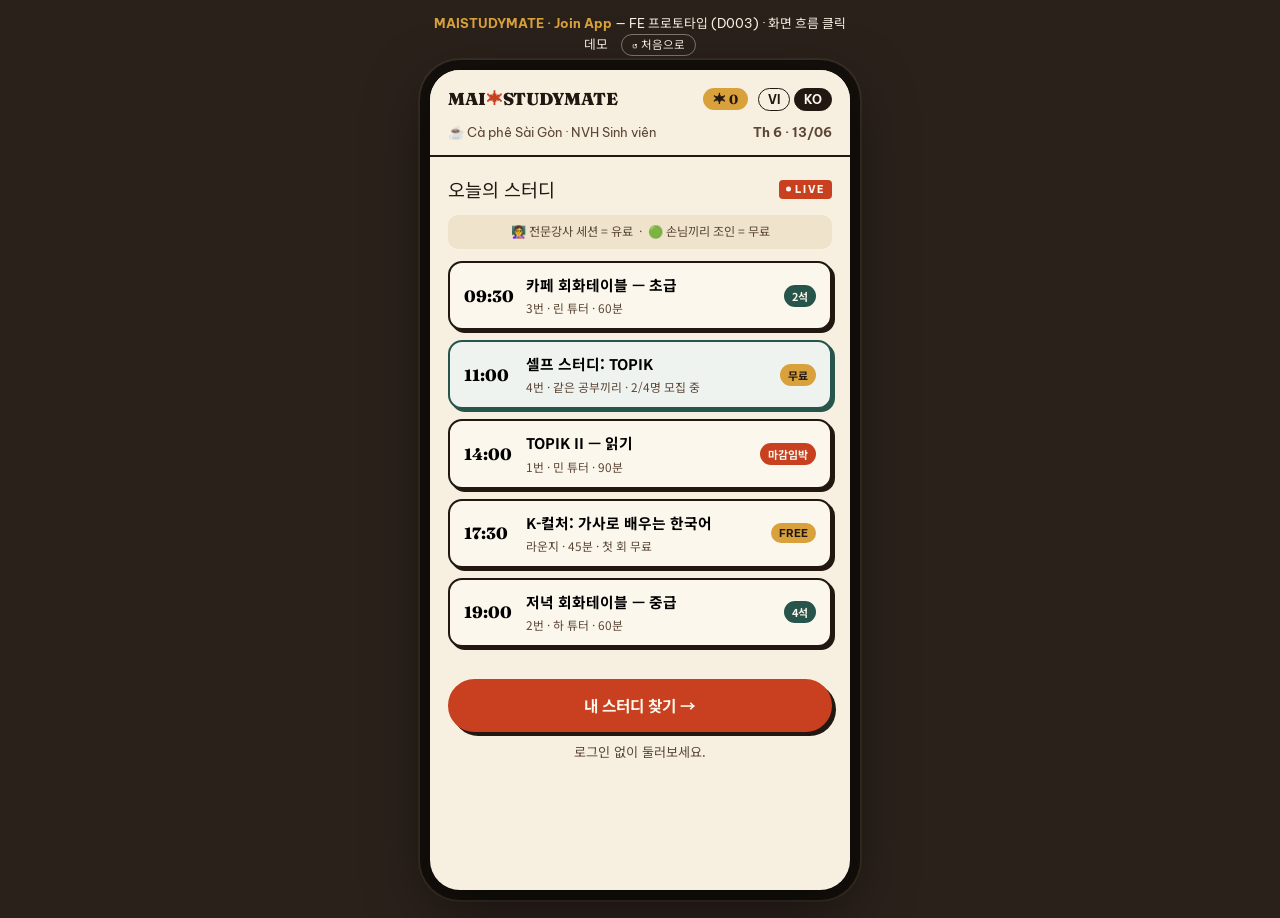
<file: join/index.html>
<!DOCTYPE html>
<html lang="ko" data-lang="ko">
<head>
  <meta charset="UTF-8" />
  <meta name="viewport" content="width=device-width, initial-scale=1.0, maximum-scale=1.0, user-scalable=no" />
  <title>MAISTUDYMATE — Join (prototype)</title>
  <meta name="description" content="QR 스캔 → 오늘의 한국어 스터디 조인/예약 웹앱 (프로토타입)" />
  <link rel="icon" type="image/svg+xml" href="data:image/svg+xml,%3Csvg xmlns='http://www.w3.org/2000/svg' viewBox='0 0 64 64'%3E%3Cpath d='M18 12h18a14 14 0 0 1 14 14v8a14 14 0 0 1-14 14H26L14 58V46.5A14 14 0 0 1 4 34v-8a14 14 0 0 1 14-14z' fill='%23C8401F'/%3E%3Cpath d='M27 18l3 9 9 3-9 3-3 9-3-9-9-3 9-3z' fill='%23FBF7EC'/%3E%3C/svg%3E" />
  <link rel="preconnect" href="https://fonts.googleapis.com" />
  <link rel="preconnect" href="https://fonts.gstatic.com" crossorigin />
  <link href="https://fonts.googleapis.com/css2?family=Fraunces:opsz,wght@9..144,400..900&family=Be+Vietnam+Pro:wght@400;500;600;700;800&family=Gasoek+One&family=Noto+Sans+KR:wght@400;500;700;900&display=swap" rel="stylesheet" />
  <link rel="stylesheet" href="styles.css" />
</head>
<body>
  <!-- prototype badge (desktop only) -->
  <div class="proto-note">
    <b>MAISTUDYMATE · Join App</b> — FE 프로토타입 (D003) · 화면 흐름 클릭 데모
    <span class="reset" id="resetBtn">↺ 처음으로</span>
  </div>

  <div class="phone">
    <!-- top bar -->
    <header class="appbar">
      <span class="brand">MAI<span class="star">✶</span>STUDYMATE</span>
      <div class="appbar-right">
        <span class="credits" id="creditPill" title="MAI 포인트 / điểm (공간·F&B·좌석)">✶ <b id="creditCount">0</b></span>
        <div class="lang" role="group" aria-label="Language">
          <button type="button" data-setlang="vi">VI</button>
          <button type="button" data-setlang="ko" class="active">KO</button>
        </div>
      </div>
    </header>
    <div class="store">
      <span>☕ Cà phê Sài Gòn · NVH Sinh viên</span>
      <span class="date" id="storeDate">Th 6 · 13/06</span>
    </div>

    <main id="app">

      <!-- ===== S1. 오늘의 보드 ===== -->
      <section class="screen active" data-screen="s1">
        <div class="boardhead">
          <span class="t"><span class="vi">HÔM NAY · Hôm nay tại quán</span><span class="ko">오늘의 스터디</span></span>
          <span class="live">LIVE</span>
        </div>
        <p class="legend"><span class="vi">👩‍🏫 Buổi có giáo viên = trả phí &nbsp;·&nbsp; 🟢 Khách tự join với nhau = miễn phí</span><span class="ko">👩‍🏫 전문강사 세션 = 유료 &nbsp;·&nbsp; 🟢 손님끼리 조인 = 무료</span></p>
        <div id="board" class="board"><!-- rendered by app.js --></div>
        <button class="btn btn-red wide" data-go="s2">
          <span class="vi">Tìm bàn học của tôi →</span><span class="ko">내 스터디 찾기 →</span>
        </button>
        <p class="hint"><span class="vi">Xem thoải mái — không cần đăng nhập.</span><span class="ko">로그인 없이 둘러보세요.</span></p>
      </section>

      <!-- ===== S2. 빠른 프로필 ===== -->
      <section class="screen" data-screen="s2">
        <button class="back" data-go="s1">←</button>
        <h2 class="qh"><span class="vi">Bạn đang học gì?</span><span class="ko">어떤 공부를 하나요?</span></h2>

        <p class="lab"><span class="vi">Chủ đề</span><span class="ko">주제</span></p>
        <div class="seg" id="segTopic" data-field="topic">
          <button data-val="topik">TOPIK</button>
          <button data-val="conversation"><span class="vi">Hội thoại</span><span class="ko">회화</span></button>
          <button data-val="kculture">K-Culture</button>
          <button data-val="eps">EPS</button>
        </div>

        <p class="lab"><span class="vi">Trình độ</span><span class="ko">레벨</span></p>
        <div class="seg" id="segLevel" data-field="level">
          <button data-val="zero"><span class="vi">Mới</span><span class="ko">입문</span></button>
          <button data-val="beginner"><span class="vi">Sơ cấp</span><span class="ko">초급</span></button>
          <button data-val="intermediate"><span class="vi">Trung cấp</span><span class="ko">중급</span></button>
          <button data-val="advanced"><span class="vi">Cao cấp</span><span class="ko">고급</span></button>
        </div>

        <label class="fld"><span class="vi">Tên</span><span class="ko">이름</span>
          <input id="fName" type="text" autocomplete="name" />
        </label>
        <label class="fld"><span class="vi">Zalo (số điện thoại)</span><span class="ko">Zalo (전화번호)</span>
          <input id="fZalo" type="tel" inputmode="tel" autocomplete="tel" placeholder="09xx xxx xxx" />
        </label>

        <button class="btn btn-red wide" id="toMatch">
          <span class="vi">Tiếp tục →</span><span class="ko">다음 →</span>
        </button>
      </section>

      <!-- ===== S3. 매칭 & 선택 ===== -->
      <section class="screen" data-screen="s3">
        <button class="back" data-go="s2">←</button>
        <h2 class="qh">🎯 <span class="vi">Tìm thấy bạn học cùng nhóm</span><span class="ko">같은 공부 친구를 찾았어요</span></h2>
        <p class="matchmeta" id="matchMeta"></p>
        <div id="matchList" class="board"><!-- rendered --></div>
        <button class="btn btn-jade wide" id="openTableBtn">
          <span class="vi">Tự mở bàn self-study (rủ người cùng học) →</span><span class="ko">내가 셀프 테이블 열기 (같은 공부 손님 모으기) →</span>
        </button>
        <p class="hint"><span class="vi">Hoặc nếu chưa muốn ngồi một mình?</span><span class="ko">혼자 앉긴 싫다면?</span></p>
        <button class="btn btn-ink wide" data-go="s6">
          <span class="vi">Báo tôi khi mở bàn cùng chủ đề →</span><span class="ko">주제별 오픈 알림만 받기 →</span>
        </button>
      </section>

      <!-- ===== S4. 조인 확인 + 결제 ===== -->
      <section class="screen" data-screen="s4">
        <button class="back" data-go="s3">←</button>
        <h2 class="qh"><span class="vi">Xác nhận tham gia</span><span class="ko">조인 확인</span></h2>
        <div class="confirm" id="confirmCard"><!-- rendered --></div>
        <div id="payBlock"></div>
      </section>

      <!-- ===== S5. 완료 ===== -->
      <section class="screen" data-screen="s5">
        <div class="done">
          <div class="stamp">✶</div>
          <h2 id="doneTitle"><span class="vi">Đã tham gia!</span><span class="ko">조인 완료!</span></h2>
          <div class="ticket" id="doneTicket"><!-- rendered --></div>
          <p class="earn" id="earnLine"></p>
          <p class="drink">☕ <span class="vi">Cùng một ly nước nhé</span><span class="ko">음료 한 잔과 함께</span></p>
          <p class="cards">🃏 <span class="vi">Thẻ chủ đề có sẵn tại bàn</span><span class="ko">토픽 카드는 테이블에 있어요</span></p>
          <button class="btn btn-red wide" id="zaloSub">
            <span class="vi">Kết bạn Zalo = đăng ký (lịch &amp; điểm)</span><span class="ko">Zalo 친구추가 = 회원가입 (세션·크레딧 알림)</span>
          </button>
          <button class="btn wide" id="addHome">
            <span class="vi">+ Thêm vào màn hình chính</span><span class="ko">+ 홈 화면에 추가</span>
          </button>
        </div>
      </section>

      <!-- ===== S6. 오픈 알림 신청 ===== -->
      <section class="screen" data-screen="s6">
        <button class="back" data-go="s3">←</button>
        <h2 class="qh"><span class="vi">Chưa có bàn đó</span><span class="ko">아직 그 테이블이 없어요</span></h2>
        <p class="hint"><span class="vi">Mở là báo bạn đầu tiên.</span><span class="ko">열리면 제일 먼저 알려드릴게요.</span></p>
        <p class="matchmeta" id="openMeta"></p>
        <p class="lab"><span class="vi">Giờ mong muốn</span><span class="ko">희망 시간</span></p>
        <div class="seg" id="segWish" data-field="wish">
          <button data-val="am"><span class="vi">Sáng</span><span class="ko">오전</span></button>
          <button data-val="pm"><span class="vi">Chiều</span><span class="ko">오후</span></button>
          <button data-val="eve"><span class="vi">Tối</span><span class="ko">저녁</span></button>
        </div>
        <button class="btn btn-red wide" id="openSubmit">
          <span class="vi">Đăng ký nhận thông báo →</span><span class="ko">알림 신청 →</span>
        </button>
        <p class="okmsg" id="openOk" hidden>✓ <span class="vi">Đã đăng ký! Sẽ báo qua Zalo.</span><span class="ko">신청 완료! Zalo로 알려드릴게요.</span></p>
      </section>

      <!-- ===== S7. 빈 테이블 클레임 (첫 손님/호스트) ===== -->
      <section class="screen" data-screen="s7">
        <button class="back" data-go="s3">←</button>
        <h2 class="qh"><span class="vi">Bạn ngồi bàn nào?</span><span class="ko">어느 테이블인가요?</span></h2>
        <p class="hint" style="text-align:left;margin:2px 0 14px"><span class="vi">Quét QR trên bàn đang ngồi, hoặc chọn một bàn trống.</span><span class="ko">앉은 테이블의 QR을 스캔하거나, 비어 있는 자리를 선택하세요.</span></p>
        <div id="tableGrid" class="tablegrid"><!-- rendered --></div>
        <button class="btn btn-jade wide" id="claimBtn" disabled>
          <span class="vi">Mở bàn self-study tại đây →</span><span class="ko">이 자리에서 셀프 스터디 열기 →</span>
        </button>
      </section>

    </main>
  </div>

  <script src="app.js"></script>
</body>
</html>
</file>
<file: styles.css>
/* ============================================================
   MAISTUDYMATE — Landing / Ads / Inquiry
   Aesthetic: "Seoul café editorial" — cream paper, espresso ink,
   gochujang red, hangul display type, ticket & kiosk motifs.
   ============================================================ */

:root {
  --paper: #f7f0e1;
  --paper-deep: #efe3cb;
  --cream: #fbf7ec;
  --ink: #231711;
  --ink-soft: #5b4636;
  --red: #c8401f;
  --red-deep: #a23316;
  --jade: #28554b;
  --jade-deep: #1d3f38;
  --gold: #d9a13c;
  --line: rgba(35, 23, 17, 0.16);

  --font-display: "Fraunces", "Noto Sans KR", serif;
  --font-body: "Be Vietnam Pro", "Noto Sans KR", sans-serif;
  --font-ko-display: "Gasoek One", "Noto Sans KR", sans-serif;
  --font-ko-body: "Noto Sans KR", sans-serif;

  --shadow-stamp: 5px 5px 0 var(--ink);
  --radius: 14px;
  --max: 1180px;
}

* { margin: 0; padding: 0; box-sizing: border-box; }

html {
  scroll-behavior: smooth;
  overflow-x: clip; /* 회전된 마퀴 등 변형 요소의 가로 패닝 차단 (모바일) */
}

body {
  font-family: var(--font-body);
  background: var(--paper);
  color: var(--ink);
  line-height: 1.6;
  overflow-x: clip;
  -webkit-font-smoothing: antialiased;
}

/* paper grain over everything */
body::after {
  content: "";
  position: fixed;
  inset: 0;
  pointer-events: none;
  z-index: 9999;
  opacity: 0.055;
  background-image: url("data:image/svg+xml,%3Csvg xmlns='http://www.w3.org/2000/svg' width='180' height='180'%3E%3Cfilter id='n'%3E%3CfeTurbulence type='fractalNoise' baseFrequency='0.9' numOctaves='2'/%3E%3C/filter%3E%3Crect width='180' height='180' filter='url(%23n)'/%3E%3C/svg%3E");
}

/* ---------- i18n: VI default, KO toggle ---------- */
[data-lang="vi"] .ko { display: none !important; }
[data-lang="ko"] .vi { display: none !important; }

.ko { font-family: var(--font-ko-body); word-break: keep-all; }
[data-lang="ko"] body, [data-lang="ko"] h1, [data-lang="ko"] h2, [data-lang="ko"] h3 { word-break: keep-all; }
h1 .ko, h2 .ko, .display .ko {
  font-family: var(--font-ko-display);
  font-weight: 400;
  letter-spacing: 0;
}

::selection { background: var(--red); color: var(--cream); }

img { max-width: 100%; display: block; }
a { color: inherit; }

.wrap { max-width: var(--max); margin: 0 auto; padding: 0 28px; }

/* ============ Announcement bar ============ */
.announce {
  background: var(--ink);
  color: var(--cream);
  font-size: 0.82rem;
  letter-spacing: 0.04em;
  text-align: center;
  padding: 9px 16px;
}
.announce a { color: var(--gold); font-weight: 600; text-decoration-thickness: 1px; text-underline-offset: 3px; }
.announce .dot { color: var(--red); margin: 0 8px; }

/* ============ Header ============ */
.site-head {
  position: sticky;
  top: 0;
  z-index: 100;
  background: rgba(247, 240, 225, 0.92);
  backdrop-filter: blur(10px);
  border-bottom: 2px solid var(--ink);
}
.site-head .wrap {
  display: flex;
  align-items: center;
  gap: 22px;
  height: 66px;
}
.brand {
  font-family: var(--font-display);
  font-weight: 900;
  font-size: 1.22rem;
  letter-spacing: -0.02em;
  text-decoration: none;
  white-space: nowrap;
  display: flex;
  align-items: center;
  gap: 8px;
}
.brand .mark { width: 30px; height: 30px; flex: none; }
.brand .star { color: var(--red); font-size: 1rem; }
.brand .city {
  font-family: var(--font-body);
  font-size: 0.62rem;
  font-weight: 700;
  letter-spacing: 0.22em;
  color: var(--cream);
  background: var(--jade);
  padding: 3px 7px;
  border-radius: 99px;
  transform: translateY(-2px);
}
.nav {
  display: flex;
  gap: 4px;
  margin-left: auto;
}
.nav a {
  text-decoration: none;
  font-size: 0.88rem;
  font-weight: 500;
  padding: 7px 12px;
  border-radius: 99px;
  transition: background 0.18s, color 0.18s;
}
.nav a:hover { background: var(--ink); color: var(--cream); }

.lang-toggle {
  display: flex;
  border: 2px solid var(--ink);
  border-radius: 99px;
  overflow: hidden;
  font-size: 0.78rem;
  font-weight: 700;
}
.lang-toggle button {
  border: 0;
  background: transparent;
  color: var(--ink);
  font: inherit;
  padding: 5px 11px;
  cursor: pointer;
}
.lang-toggle button.active { background: var(--ink); color: var(--cream); }

.btn {
  display: inline-block;
  font-family: var(--font-body);
  font-weight: 700;
  font-size: 0.92rem;
  text-decoration: none;
  border: 2px solid var(--ink);
  border-radius: 10px;
  padding: 11px 22px;
  cursor: pointer;
  transition: transform 0.15s, box-shadow 0.15s, background 0.15s, color 0.15s;
  background: var(--cream);
  color: var(--ink);
  text-align: center;
}
.btn:hover { transform: translate(-2px, -2px); box-shadow: var(--shadow-stamp); }
.btn:active { transform: translate(0, 0); box-shadow: 2px 2px 0 var(--ink); }
.btn-red { background: var(--red); color: var(--cream); }
.btn-red:hover { background: var(--red-deep); }
.btn-ink { background: var(--ink); color: var(--cream); }
.btn-sm { padding: 8px 16px; font-size: 0.84rem; }

.head-cta { white-space: nowrap; }

.menu-btn {
  display: none;
  border: 2px solid var(--ink);
  background: var(--cream);
  border-radius: 8px;
  width: 40px; height: 40px;
  font-size: 1.1rem;
  cursor: pointer;
  margin-left: auto;
}

/* ============ Hero ============ */
.hero {
  position: relative;
  padding: 72px 0 86px;
  overflow: hidden;
}
/* giant hangul watermark */
.hero::before {
  content: "스터디";
  position: absolute;
  top: -30px;
  right: -40px;
  font-family: var(--font-ko-display);
  font-size: clamp(180px, 26vw, 360px);
  line-height: 1;
  color: transparent;
  -webkit-text-stroke: 2px rgba(35, 23, 17, 0.1);
  pointer-events: none;
  user-select: none;
  z-index: 0;
}
.hero .wrap {
  position: relative;
  z-index: 1;
  display: grid;
  grid-template-columns: 1.05fr 0.95fr;
  gap: 56px;
  align-items: center;
}

.eyebrow {
  display: inline-flex;
  align-items: center;
  gap: 9px;
  font-size: 0.78rem;
  font-weight: 700;
  letter-spacing: 0.14em;
  text-transform: uppercase;
  color: var(--red);
  border: 1.5px solid var(--red);
  border-radius: 99px;
  padding: 6px 14px;
  margin-bottom: 26px;
}
.eyebrow::before {
  content: "";
  width: 8px; height: 8px;
  border-radius: 50%;
  background: var(--red);
  animation: pulse 1.8s ease-in-out infinite;
}
@keyframes pulse { 50% { opacity: 0.25; } }

.hero h1 {
  font-family: var(--font-display);
  font-weight: 900;
  font-size: clamp(2.4rem, 4.6vw, 3.9rem);
  line-height: 1.06;
  letter-spacing: -0.025em;
  margin-bottom: 24px;
}
.hero h1 em {
  font-style: italic;
  color: var(--red);
}
.hero h1 .ko { line-height: 1.22; letter-spacing: -0.01em; }

.hero .lede {
  font-size: 1.06rem;
  color: var(--ink-soft);
  max-width: 33rem;
  margin-bottom: 34px;
}

.hero-ctas { display: flex; gap: 14px; flex-wrap: wrap; margin-bottom: 42px; }

.hero-stats {
  display: flex;
  gap: 0;
  border-top: 2px solid var(--ink);
  max-width: 36rem;
}
.hero-stats .stat {
  flex: 1;
  padding: 16px 18px 0 0;
}
.hero-stats .stat + .stat { border-left: 1px solid var(--line); padding-left: 18px; }
.stat b {
  display: block;
  font-family: var(--font-display);
  font-weight: 900;
  font-size: 1.5rem;
  letter-spacing: -0.02em;
}
.stat b .ko { font-family: var(--font-ko-body); font-weight: 900; }
.stat > span { font-size: 0.76rem; color: var(--ink-soft); line-height: 1.45; display: block; }

.kiosk-link { display: block; text-decoration: none; color: inherit; transition: transform .15s ease; }
.kiosk-link:hover { transform: translateY(-3px); }
.kiosk-hint { display: block; text-align: center; margin-top: 10px; font-size: .82rem; font-weight: 700; color: var(--red); }
/* --- kiosk board --- */
.kiosk {
  position: relative;
  background: var(--ink);
  color: var(--cream);
  border-radius: 22px;
  padding: 26px 26px 20px;
  box-shadow: 10px 12px 0 rgba(35, 23, 17, 0.22);
  transform: rotate(1.2deg);
}
.kiosk-head {
  display: flex;
  align-items: center;
  justify-content: space-between;
  padding-bottom: 14px;
  border-bottom: 1px dashed rgba(251, 247, 236, 0.3);
  margin-bottom: 6px;
}
.kiosk-head .t {
  font-family: var(--font-display);
  font-weight: 700;
  font-size: 1.02rem;
  letter-spacing: 0.02em;
}
.kiosk-head .t .ko { font-family: var(--font-ko-body); font-weight: 700; }
.kiosk-head .live {
  font-size: 0.68rem;
  font-weight: 700;
  letter-spacing: 0.18em;
  color: var(--gold);
  display: flex;
  align-items: center;
  gap: 6px;
}
.kiosk-head .live::before {
  content: "";
  width: 7px; height: 7px;
  border-radius: 50%;
  background: var(--gold);
  animation: pulse 1.4s ease-in-out infinite;
}
.session {
  display: grid;
  grid-template-columns: 58px 1fr auto;
  gap: 14px;
  align-items: center;
  padding: 13px 4px;
  border-bottom: 1px dashed rgba(251, 247, 236, 0.18);
  transition: background 0.15s, transform 0.15s;
  border-radius: 8px;
}
.session:hover { background: rgba(251, 247, 236, 0.07); transform: translateX(4px); }
.session:last-of-type { border-bottom: 0; }
.session .time {
  font-family: var(--font-display);
  font-weight: 700;
  font-size: 0.98rem;
  font-variant-numeric: tabular-nums;
  color: var(--gold);
}
.session .name { font-size: 0.9rem; font-weight: 600; line-height: 1.35; }
.session .meta { font-size: 0.72rem; color: rgba(251, 247, 236, 0.55); font-weight: 400; display: block; }
.chip {
  font-size: 0.66rem;
  font-weight: 700;
  letter-spacing: 0.08em;
  text-transform: uppercase;
  padding: 5px 10px;
  border-radius: 99px;
  white-space: nowrap;
}
.chip-open { background: rgba(118, 169, 142, 0.22); color: #9fd0b4; }
.chip-hot { background: rgba(200, 64, 31, 0.28); color: #ff9d7e; }
.chip-free { background: rgba(217, 161, 60, 0.22); color: var(--gold); }
.kiosk-foot {
  margin-top: 14px;
  padding-top: 14px;
  border-top: 1px dashed rgba(251, 247, 236, 0.3);
  display: flex;
  align-items: center;
  justify-content: space-between;
  font-size: 0.74rem;
  color: rgba(251, 247, 236, 0.6);
}
.kiosk-foot .pay { display: flex; gap: 8px; font-weight: 700; color: rgba(251, 247, 236, 0.85); }
.kiosk-foot .pay i { font-style: normal; border: 1px solid rgba(251,247,236,0.35); border-radius: 6px; padding: 2px 8px; font-size: 0.68rem; }

/* rotating stamp badge */
.stamp {
  position: absolute;
  top: -44px;
  right: -30px;
  width: 116px;
  height: 116px;
  z-index: 2;
  animation: spin 18s linear infinite;
  filter: drop-shadow(2px 3px 0 rgba(35,23,17,0.3));
}
@keyframes spin { to { transform: rotate(360deg); } }

/* ============ Marquee ============ */
.marquee {
  background: var(--red);
  color: var(--cream);
  border-top: 2px solid var(--ink);
  border-bottom: 2px solid var(--ink);
  overflow: hidden;
  padding: 13px 0;
  transform: rotate(-1.1deg) scale(1.02);
  margin: 8px 0 0;
}
.marquee-track {
  display: flex;
  gap: 44px;
  white-space: nowrap;
  width: max-content;
  animation: marquee 26s linear infinite;
  font-family: var(--font-display);
  font-weight: 700;
  font-style: italic;
  font-size: 1.02rem;
  letter-spacing: 0.05em;
}
.marquee-track .hangul { font-family: var(--font-ko-display); font-style: normal; font-weight: 400; }
.marquee-track span { display: inline-flex; align-items: center; gap: 44px; }
@keyframes marquee { to { transform: translateX(-50%); } }

/* ============ Sections ============ */
section { position: relative; }
.section-pad { padding: 96px 0; }

.kicker {
  font-size: 0.76rem;
  font-weight: 700;
  letter-spacing: 0.2em;
  text-transform: uppercase;
  color: var(--red);
  margin-bottom: 14px;
}
.kicker::before { content: "✶ "; }
h2.title {
  font-family: var(--font-display);
  font-weight: 900;
  font-size: clamp(1.9rem, 3.4vw, 2.7rem);
  line-height: 1.12;
  letter-spacing: -0.02em;
  margin-bottom: 16px;
  max-width: 30ch;
}
.sub {
  color: var(--ink-soft);
  max-width: 44rem;
  font-size: 1rem;
  margin-bottom: 48px;
}

/* ---- How it works ---- */
#how { background: var(--paper); }
.steps {
  display: grid;
  grid-template-columns: repeat(3, 1fr);
  gap: 22px;
  counter-reset: step;
}
.step {
  position: relative;
  background: var(--cream);
  border: 2px solid var(--ink);
  border-radius: var(--radius);
  padding: 30px 26px 28px;
  transition: transform 0.18s, box-shadow 0.18s;
}
.step:hover { transform: translate(-3px, -3px); box-shadow: 6px 6px 0 var(--ink); }
.step:nth-child(2) { transform: rotate(0.6deg); }
.step:nth-child(2):hover { transform: rotate(0.6deg) translate(-3px,-3px); }
.step:nth-child(3) { transform: rotate(-0.5deg); }
.step:nth-child(3):hover { transform: rotate(-0.5deg) translate(-3px,-3px); }
.step::before {
  counter-increment: step;
  content: "0" counter(step);
  font-family: var(--font-display);
  font-weight: 900;
  font-style: italic;
  font-size: 2.6rem;
  color: var(--red);
  display: block;
  line-height: 1;
  margin-bottom: 16px;
}
.step h3 {
  font-family: var(--font-display);
  font-weight: 700;
  font-size: 1.22rem;
  margin-bottom: 10px;
  letter-spacing: -0.01em;
}
.step h3 .ko { font-family: var(--font-ko-body); font-weight: 900; }
.step p { font-size: 0.92rem; color: var(--ink-soft); }
.step .glyph { position: absolute; top: 24px; right: 22px; font-size: 1.5rem; }

.blended-note {
  margin-top: 28px;
  background: var(--jade);
  color: var(--cream);
  border: 2px solid var(--ink);
  border-radius: var(--radius);
  padding: 22px 28px;
  display: flex;
  gap: 18px;
  align-items: center;
  font-size: 0.95rem;
}
.blended-note .loop {
  font-family: var(--font-display);
  font-weight: 900;
  font-style: italic;
  font-size: 1.05rem;
  white-space: nowrap;
  color: var(--gold);
}

/* ---- Programs ---- */
#programs { background: var(--paper-deep); border-top: 2px solid var(--ink); }
#programs::before {
  content: "조인";
  position: absolute;
  bottom: -40px;
  left: -30px;
  font-family: var(--font-ko-display);
  font-size: clamp(140px, 20vw, 280px);
  line-height: 1;
  color: transparent;
  -webkit-text-stroke: 2px rgba(35, 23, 17, 0.08);
  pointer-events: none;
}
.tickets {
  display: grid;
  grid-template-columns: repeat(2, 1fr);
  gap: 26px;
  position: relative;
  z-index: 1;
}
.ticket {
  position: relative;
  background: var(--cream);
  border: 2px solid var(--ink);
  border-radius: 18px;
  padding: 30px 30px 26px;
  overflow: hidden;
  transition: transform 0.18s, box-shadow 0.18s;
}
.ticket:hover { transform: translate(-3px, -3px); box-shadow: 7px 7px 0 var(--ink); }
/* punch holes */
.ticket::before, .ticket::after {
  content: "";
  position: absolute;
  top: 50%;
  width: 26px; height: 26px;
  border-radius: 50%;
  background: var(--paper-deep);
  border: 2px solid var(--ink);
  transform: translateY(-50%);
}
.ticket::before { left: -15px; }
.ticket::after { right: -15px; }
.ticket-tag {
  display: inline-block;
  font-size: 0.68rem;
  font-weight: 700;
  letter-spacing: 0.14em;
  text-transform: uppercase;
  background: var(--ink);
  color: var(--cream);
  border-radius: 99px;
  padding: 5px 12px;
  margin-bottom: 18px;
}
.ticket-tag.hot { background: var(--red); }
.ticket-tag.jade { background: var(--jade); }
.ticket-tag.gold { background: var(--gold); color: var(--ink); }
.ticket h3 {
  font-family: var(--font-display);
  font-weight: 900;
  font-size: 1.5rem;
  letter-spacing: -0.015em;
  margin-bottom: 6px;
}
.ticket .who {
  font-size: 0.8rem;
  font-weight: 700;
  color: var(--red);
  margin-bottom: 12px;
}
.ticket p { font-size: 0.92rem; color: var(--ink-soft); margin-bottom: 18px; }
/* free peer-join tier — full-width dashed "free pass" */
.ticket-free {
  grid-column: 1 / -1;
  display: grid;
  grid-template-columns: auto 1fr auto;
  gap: 34px;
  align-items: center;
  border-style: dashed;
  background:
    linear-gradient(0deg, rgba(40, 85, 75, 0.07), rgba(40, 85, 75, 0.07)),
    var(--cream);
}
.ticket-free .price {
  font-family: var(--font-display);
  font-weight: 900;
  font-style: italic;
  font-size: clamp(2.6rem, 4.5vw, 3.6rem);
  line-height: 1;
  color: var(--jade);
  white-space: nowrap;
}
.ticket-free .free-body p { margin-bottom: 0; }
.ticket-free .conds {
  display: flex;
  flex-wrap: wrap;
  gap: 8px 18px;
  font-size: 0.78rem;
  font-weight: 700;
  color: var(--jade);
  margin-top: 12px;
}
.ticket-free .btn { white-space: nowrap; }

.ticket .line {
  border-top: 1px dashed var(--line);
  padding-top: 14px;
  display: flex;
  justify-content: space-between;
  align-items: center;
  font-size: 0.82rem;
  font-weight: 700;
}
.ticket .line a { color: var(--red); text-underline-offset: 3px; }

/* ---- Why ---- */
.why-grid {
  display: grid;
  grid-template-columns: repeat(4, 1fr);
  gap: 0;
  border: 2px solid var(--ink);
  border-radius: var(--radius);
  overflow: hidden;
  background: var(--cream);
}
.why-cell {
  padding: 30px 26px;
  border-right: 1px solid var(--line);
  transition: background 0.2s;
}
.why-cell:last-child { border-right: 0; }
.why-cell:hover { background: var(--paper-deep); }
.why-cell .ic { font-size: 1.7rem; display: block; margin-bottom: 14px; }
.why-cell h3 { font-family: var(--font-display); font-weight: 700; font-size: 1.05rem; margin-bottom: 8px; letter-spacing: -0.01em; }
.why-cell h3 .ko { font-family: var(--font-ko-body); font-weight: 900; }
.why-cell p { font-size: 0.85rem; color: var(--ink-soft); }

.facts {
  margin-top: 30px;
  display: flex;
  flex-wrap: wrap;
  gap: 10px;
}
.fact {
  font-size: 0.8rem;
  font-weight: 600;
  border: 1.5px solid var(--ink);
  border-radius: 99px;
  padding: 8px 16px;
  background: var(--cream);
}
.fact b { color: var(--red); }

/* ---- B2B ---- */
#b2b {
  background: var(--jade-deep);
  color: var(--cream);
  border-top: 2px solid var(--ink);
  border-bottom: 2px solid var(--ink);
  overflow: hidden;
}
#b2b::before {
  content: "출강";
  position: absolute;
  top: -36px;
  right: -20px;
  font-family: var(--font-ko-display);
  font-size: clamp(140px, 18vw, 250px);
  line-height: 1;
  color: transparent;
  -webkit-text-stroke: 2px rgba(251, 247, 236, 0.12);
  pointer-events: none;
}
#b2b .kicker { color: var(--gold); }
#b2b .sub { color: rgba(251, 247, 236, 0.75); }
.b2b-grid {
  display: grid;
  grid-template-columns: 1.1fr 0.9fr;
  gap: 54px;
  align-items: center;
  position: relative;
  z-index: 1;
}
.b2b-points { list-style: none; display: grid; gap: 14px; margin-bottom: 32px; }
.b2b-points li {
  display: flex;
  gap: 12px;
  font-size: 0.95rem;
  align-items: baseline;
}
.b2b-points li::before { content: "✶"; color: var(--gold); font-size: 0.8rem; }
.b2b-card {
  background: var(--cream);
  color: var(--ink);
  border: 2px solid var(--ink);
  border-radius: 18px;
  padding: 30px;
  transform: rotate(-1.2deg);
  box-shadow: 9px 10px 0 rgba(0, 0, 0, 0.28);
}
.b2b-card h3 { font-family: var(--font-display); font-weight: 900; font-size: 1.3rem; margin-bottom: 14px; }
.b2b-card ul { list-style: none; display: grid; gap: 10px; font-size: 0.88rem; color: var(--ink-soft); margin-bottom: 8px; }
.b2b-card li { display: flex; gap: 10px; }
.b2b-card li::before { content: "—"; color: var(--red); font-weight: 700; }

/* ---- Partner ---- */
#partner { background: var(--paper); }
.partner-banner {
  border: 2px dashed var(--ink);
  border-radius: 22px;
  padding: 52px 56px;
  display: grid;
  grid-template-columns: 1fr auto;
  gap: 40px;
  align-items: center;
  background:
    radial-gradient(circle at 8% 16%, rgba(200, 64, 31, 0.08), transparent 32%),
    radial-gradient(circle at 92% 84%, rgba(40, 85, 75, 0.1), transparent 32%),
    var(--cream);
}
.partner-banner h2 {
  font-family: var(--font-display);
  font-weight: 900;
  font-size: clamp(1.6rem, 2.8vw, 2.2rem);
  letter-spacing: -0.02em;
  margin-bottom: 14px;
}
.partner-banner p { color: var(--ink-soft); font-size: 0.98rem; max-width: 38rem; }
.partner-banner .ks {
  font-size: 0.8rem;
  font-weight: 700;
  color: var(--jade);
  margin-top: 16px;
  display: flex;
  gap: 18px;
  flex-wrap: wrap;
}

/* ---- Contact / Form ---- */
#contact { background: var(--paper-deep); border-top: 2px solid var(--ink); }
#contact::before {
  content: "문의";
  position: absolute;
  bottom: -36px;
  right: -20px;
  font-family: var(--font-ko-display);
  font-size: clamp(130px, 17vw, 240px);
  line-height: 1;
  color: transparent;
  -webkit-text-stroke: 2px rgba(35, 23, 17, 0.07);
  pointer-events: none;
}
.contact-grid {
  display: grid;
  grid-template-columns: 1fr 0.78fr;
  gap: 50px;
  position: relative;
  z-index: 1;
}
.form-card {
  background: var(--cream);
  border: 2px solid var(--ink);
  border-radius: 18px;
  padding: 36px;
  box-shadow: 8px 8px 0 rgba(35, 23, 17, 0.16);
}
.form-row { display: grid; grid-template-columns: 1fr 1fr; gap: 16px; }
.field { margin-bottom: 16px; }
.field label {
  display: block;
  font-size: 0.76rem;
  font-weight: 700;
  letter-spacing: 0.08em;
  text-transform: uppercase;
  margin-bottom: 7px;
}
.field input, .field select, .field textarea {
  width: 100%;
  font: inherit;
  font-size: 0.92rem;
  color: var(--ink);
  background: var(--paper);
  border: 2px solid var(--ink);
  border-radius: 10px;
  padding: 11px 14px;
  transition: box-shadow 0.15s, transform 0.15s;
}
.field input:focus, .field select:focus, .field textarea:focus {
  outline: none;
  transform: translate(-2px, -2px);
  box-shadow: 4px 4px 0 var(--red);
}
.field textarea { resize: vertical; min-height: 96px; }
.form-note { font-size: 0.78rem; color: var(--ink-soft); margin-top: 14px; }
.form-msg {
  display: none;
  margin-top: 16px;
  border: 2px solid var(--jade);
  background: rgba(40, 85, 75, 0.1);
  color: var(--jade-deep);
  font-weight: 600;
  font-size: 0.88rem;
  border-radius: 10px;
  padding: 12px 16px;
}
.form-msg.show { display: block; }
.form-msg.err { border-color: var(--red); background: rgba(200, 64, 31, 0.08); color: var(--red-deep); }

.channels h3 {
  font-family: var(--font-display);
  font-weight: 900;
  font-size: 1.3rem;
  margin-bottom: 18px;
}
.channel {
  display: flex;
  align-items: center;
  gap: 14px;
  border: 2px solid var(--ink);
  background: var(--cream);
  border-radius: 12px;
  padding: 13px 18px;
  margin-bottom: 12px;
  text-decoration: none;
  font-weight: 600;
  font-size: 0.92rem;
  transition: transform 0.15s, box-shadow 0.15s;
}
.channel:hover { transform: translate(-2px, -2px); box-shadow: 4px 4px 0 var(--ink); }
.channel .ic {
  width: 36px; height: 36px;
  border-radius: 9px;
  display: grid;
  place-items: center;
  font-size: 1rem;
  font-style: normal;
  font-weight: 800;
  color: var(--cream);
  background: var(--ink);
  flex: none;
}
.channel.zalo .ic { background: #0068ff; }
.channel.insta .ic { background: linear-gradient(45deg, #f58529, #dd2a7b, #8134af); }
.channel.tiktok .ic { background: #111; }
.channel.mail .ic { background: var(--red); }
.channel small { display: block; font-weight: 400; font-size: 0.74rem; color: var(--ink-soft); }
.loc {
  margin-top: 20px;
  font-size: 0.84rem;
  color: var(--ink-soft);
  border-top: 1px dashed var(--line);
  padding-top: 18px;
}
.loc b { color: var(--ink); }

/* ============ Footer ============ */
.site-foot {
  background: var(--ink);
  color: rgba(251, 247, 236, 0.7);
  padding: 56px 0 34px;
}
.foot-grid {
  display: grid;
  grid-template-columns: 1.2fr 1fr 1fr;
  gap: 40px;
  margin-bottom: 40px;
}
.foot-brand {
  font-family: var(--font-display);
  font-weight: 900;
  font-size: 1.4rem;
  color: var(--cream);
  margin-bottom: 12px;
}
.foot-brand .star { color: var(--red); }
.site-foot p { font-size: 0.85rem; max-width: 30rem; }
.foot-tag {
  font-family: var(--font-display);
  font-style: italic;
  font-weight: 700;
  font-size: 1.05rem !important;
  color: var(--gold);
  margin-bottom: 10px;
}
.foot-tag .ko { font-family: var(--font-ko-body); font-style: normal; font-weight: 700; }
.site-foot h4 {
  color: var(--cream);
  font-size: 0.76rem;
  font-weight: 700;
  letter-spacing: 0.16em;
  text-transform: uppercase;
  margin-bottom: 14px;
}
.site-foot ul { list-style: none; display: grid; gap: 9px; font-size: 0.86rem; }
.site-foot a { color: inherit; text-decoration: none; }
.site-foot a:hover { color: var(--gold); }
.foot-legal {
  border-top: 1px solid rgba(251, 247, 236, 0.15);
  padding-top: 22px;
  display: flex;
  justify-content: space-between;
  gap: 16px;
  flex-wrap: wrap;
  font-size: 0.76rem;
  color: rgba(251, 247, 236, 0.45);
}

/* ============ Reveal animation (only when JS is active) ============ */
html.js .reveal { opacity: 0; transform: translateY(26px); transition: opacity 0.7s ease, transform 0.7s ease; }
html.js .reveal.in { opacity: 1; transform: none; }
.reveal[data-delay="1"] { transition-delay: 0.12s; }
.reveal[data-delay="2"] { transition-delay: 0.24s; }
.reveal[data-delay="3"] { transition-delay: 0.36s; }

@media (prefers-reduced-motion: reduce) {
  *, *::before, *::after { animation: none !important; transition: none !important; }
  .reveal { opacity: 1; transform: none; }
}

/* ============ Responsive ============ */
@media (max-width: 1020px) {
  .hero .wrap { grid-template-columns: 1fr; gap: 60px; }
  .kiosk { transform: none; max-width: 560px; }
  .stamp { top: -38px; right: 6px; }
  .steps { grid-template-columns: 1fr; }
  .why-grid { grid-template-columns: 1fr 1fr; }
  .why-cell:nth-child(2) { border-right: 0; }
  .why-cell:nth-child(1), .why-cell:nth-child(2) { border-bottom: 1px solid var(--line); }
  .b2b-grid { grid-template-columns: 1fr; }
  .contact-grid { grid-template-columns: 1fr; }
  .partner-banner { grid-template-columns: 1fr; padding: 40px 34px; }
}
@media (max-width: 760px) {
  .nav, .head-cta { display: none; }
  .menu-btn { display: block; flex: none; }
  .site-head .wrap { gap: 10px; padding: 0 16px; }
  .brand { font-size: 1.02rem; gap: 6px; margin-right: auto; }
  .brand .mark { width: 24px; height: 24px; }
  .brand .city { display: none; }
  .lang-toggle { font-size: 0.72rem; flex: none; }
  .lang-toggle button { padding: 4px 9px; }
  .announce { font-size: 0.72rem; padding: 7px 12px; }
  .nav.open {
    display: flex;
    flex-direction: column;
    position: absolute;
    top: 66px; left: 0; right: 0;
    background: var(--paper);
    border-bottom: 2px solid var(--ink);
    padding: 14px 22px 20px;
  }
  .tickets { grid-template-columns: 1fr; }
  .ticket-free { grid-template-columns: 1fr; gap: 18px; }
  .ticket-free .price { order: -1; }
  .why-grid { grid-template-columns: 1fr; }
  .why-cell { border-right: 0; border-bottom: 1px solid var(--line); }
  .why-cell:last-child { border-bottom: 0; }
  .hero { padding-top: 48px; }
  .hero-stats { flex-direction: column; gap: 14px; }
  .hero-stats .stat + .stat { border-left: 0; padding-left: 0; border-top: 1px solid var(--line); padding-top: 14px; }
  .form-row { grid-template-columns: 1fr; }
  .section-pad { padding: 68px 0; }
  .foot-grid { grid-template-columns: 1fr; }
  .blended-note { flex-direction: column; align-items: flex-start; }
}
</file>
<file: join/styles.css>
/* ============================================================
   MAISTUDYMATE — Join/Reservation web app (prototype)
   Aesthetic: "Seoul café editorial" (brand tokens shared w/ landing).
   Mobile-first; framed as a phone on wider screens for demo.
   ============================================================ */
:root {
  --paper: #f7f0e1;
  --paper-deep: #efe3cb;
  --cream: #fbf7ec;
  --ink: #231711;
  --ink-soft: #5b4636;
  --red: #c8401f;
  --red-deep: #a23316;
  --jade: #28554b;
  --gold: #d9a13c;
  --line: rgba(35, 23, 17, 0.16);
  --font-display: "Fraunces", "Noto Sans KR", serif;
  --font-body: "Be Vietnam Pro", "Noto Sans KR", sans-serif;
  --font-ko-display: "Gasoek One", "Noto Sans KR", sans-serif;
  --radius: 14px;
}
* { margin: 0; padding: 0; box-sizing: border-box; }
html { -webkit-text-size-adjust: 100%; }
body {
  font-family: var(--font-body);
  background: #2a211b;           /* dark backdrop so the phone frame reads on desktop */
  color: var(--ink);
  line-height: 1.55;
  -webkit-font-smoothing: antialiased;
  min-height: 100vh;
  display: flex;
  flex-direction: column;
  align-items: center;
}
[data-lang="vi"] .ko { display: none !important; }
[data-lang="ko"] .vi { display: none !important; }
.ko { font-family: var(--font-ko-body, "Noto Sans KR", sans-serif); word-break: keep-all; }

/* ---- prototype note (hidden on small screens) ---- */
.proto-note {
  color: var(--paper); font-size: 0.8rem; padding: 14px 18px; text-align: center;
  max-width: 460px;
}
.proto-note b { color: var(--gold); }
.proto-note .reset {
  display: inline-block; margin-left: 10px; cursor: pointer;
  color: var(--cream); border: 1px solid rgba(251,247,236,.4); border-radius: 20px;
  padding: 1px 10px; font-size: .72rem;
}

/* ---- phone frame ---- */
.phone {
  width: 100%;
  max-width: 420px;
  background: var(--paper);
  min-height: 760px;
  display: flex;
  flex-direction: column;
  position: relative;
  overflow: hidden;
}
@media (min-width: 480px) {
  .phone {
    margin: 0 0 28px;
    border-radius: 30px;
    box-shadow: 0 18px 60px rgba(0,0,0,.5), 0 0 0 10px #14100c, 0 0 0 12px #3a2e24;
    min-height: 820px;
  }
}

/* ---- app bar ---- */
.appbar {
  display: flex; align-items: center; justify-content: space-between;
  padding: 16px 18px 10px;
  background: var(--paper);
}
.brand { font-family: var(--font-display); font-weight: 900; font-size: 1.08rem; letter-spacing: -.02em; }
.brand .star { color: var(--red); }
.lang { display: flex; gap: 4px; }
.lang button {
  font: 700 .72rem var(--font-body); border: 1.5px solid var(--ink); background: transparent;
  color: var(--ink); border-radius: 20px; padding: 3px 9px; cursor: pointer;
}
.lang button.active { background: var(--ink); color: var(--cream); }
.appbar-right { display: flex; align-items: center; gap: 10px; }
.credits { font: 800 .82rem var(--font-body); background: var(--gold); color: var(--ink); border-radius: 20px; padding: 3px 10px; white-space: nowrap; }
.credits b { font-family: var(--font-display); }
.store {
  display: flex; justify-content: space-between; align-items: center;
  padding: 0 18px 12px; font-size: .82rem; color: var(--ink-soft);
  border-bottom: 2px solid var(--ink);
}
.store .date { font-weight: 700; }

/* ---- screens ---- */
main { flex: 1; position: relative; }
.screen { display: none; padding: 18px 18px 28px; animation: fade .25s ease; }
.screen.active { display: block; }
@keyframes fade { from { opacity: 0; transform: translateY(6px); } to { opacity: 1; transform: none; } }
.back {
  background: none; border: none; font-size: 1.4rem; color: var(--ink); cursor: pointer;
  margin: -4px 0 6px -4px;
}
.qh { font-family: var(--font-display); font-weight: 800; font-size: 1.3rem; line-height: 1.25; margin-bottom: 6px; }
[data-lang="ko"] .qh { font-family: var(--font-ko-display); font-weight: 400; }
.hint { font-size: .82rem; color: var(--ink-soft); margin-top: 10px; text-align: center; }
.matchmeta { font-size: .85rem; color: var(--jade); font-weight: 600; margin-bottom: 12px; }

/* ---- board head ---- */
.boardhead { display: flex; align-items: center; justify-content: space-between; margin-bottom: 12px; }
.boardhead .t { font-family: var(--font-display); font-weight: 800; font-size: 1.15rem; }
[data-lang="ko"] .boardhead .t { font-family: var(--font-ko-display); font-weight: 400; }
.live {
  font: 800 .62rem var(--font-body); letter-spacing: .12em; color: var(--cream);
  background: var(--red); padding: 3px 8px; border-radius: 4px;
  position: relative; padding-left: 16px;
}
.live::before { content:""; position:absolute; left:7px; top:50%; transform:translateY(-50%); width:5px; height:5px; border-radius:50%; background: var(--cream); }

/* ---- session cards (board + match) ---- */
.legend { font-size: .76rem; color: var(--ink-soft); background: var(--paper-deep); border-radius: 10px; padding: 7px 10px; margin-bottom: 12px; text-align: center; }
.board { display: flex; flex-direction: column; gap: 10px; margin-bottom: 14px; }
.card {
  background: var(--cream); border: 2px solid var(--ink); border-radius: var(--radius);
  padding: 12px 14px; cursor: pointer; text-align: left; width: 100%;
  display: grid; grid-template-columns: 52px 1fr auto; gap: 10px; align-items: center;
  box-shadow: 3px 3px 0 var(--ink); transition: transform .12s, box-shadow .12s;
}
.card:active { transform: translate(2px,2px); box-shadow: 1px 1px 0 var(--ink); }
.card.peer { background: #eef3f0; border-color: var(--jade); box-shadow: 3px 3px 0 var(--jade); }
.card .time { font-family: var(--font-display); font-weight: 800; font-size: 1.02rem; }
.card .name { display: block; font-weight: 700; font-size: .92rem; line-height: 1.3; }
.card .meta { display: block; font-size: .74rem; color: var(--ink-soft); margin-top: 3px; }
.chip { font: 700 .68rem var(--font-body); padding: 3px 8px; border-radius: 20px; white-space: nowrap; }
.chip.open { background: var(--jade); color: var(--cream); }
.chip.free { background: var(--gold); color: var(--ink); }
.chip.hot  { background: var(--red); color: var(--cream); }
.chip.full { background: var(--line); color: var(--ink-soft); }
.card.full { opacity: .55; cursor: not-allowed; box-shadow: none; }

/* ---- segmented controls ---- */
.lab { font-size: .8rem; font-weight: 700; color: var(--ink-soft); margin: 14px 0 6px; }
.seg { display: flex; flex-wrap: wrap; gap: 7px; }
.seg button {
  font: 600 .85rem var(--font-body); border: 1.5px solid var(--ink); background: var(--cream);
  color: var(--ink); border-radius: 22px; padding: 7px 14px; cursor: pointer; flex: 1 0 auto;
}
.seg button.sel { background: var(--red); color: var(--cream); border-color: var(--red); }

/* ---- fields ---- */
.fld { display: block; font-size: .8rem; font-weight: 700; color: var(--ink-soft); margin-top: 14px; }
.fld input {
  display: block; width: 100%; margin-top: 5px; font: 500 1rem var(--font-body);
  border: 1.5px solid var(--ink); border-radius: 10px; padding: 11px 12px; background: var(--cream); color: var(--ink);
}
.fld input:focus { outline: 2px solid var(--red); border-color: var(--red); }

/* ---- buttons ---- */
.btn {
  display: inline-flex; align-items: center; justify-content: center; gap: 6px;
  font: 700 .98rem var(--font-body); border: 2px solid var(--ink); border-radius: 30px;
  padding: 13px 20px; cursor: pointer; text-decoration: none; background: var(--cream); color: var(--ink);
}
.btn.wide { width: 100%; margin-top: 18px; }
.btn-red { background: var(--red); color: var(--cream); border-color: var(--red); box-shadow: 4px 4px 0 var(--ink); }
.btn-ink { background: var(--ink); color: var(--cream); }
.btn-jade { background: var(--jade); color: var(--cream); border-color: var(--jade); }
.btn:disabled { opacity: .4; cursor: not-allowed; box-shadow: none; }

/* ---- confirm + pay ---- */
.confirm {
  background: var(--cream); border: 2px solid var(--ink); border-radius: var(--radius);
  padding: 16px; box-shadow: 4px 4px 0 var(--ink); margin-bottom: 16px;
}
.confirm .nm { font-family: var(--font-display); font-weight: 800; font-size: 1.18rem; }
.confirm .sub { font-size: .86rem; color: var(--ink-soft); margin-top: 4px; }
.confirm .price { font-size: 1.5rem; font-weight: 800; margin-top: 10px; }
.confirm .price.free { color: var(--jade); }
.timing { display: flex; gap: 10px; margin-bottom: 14px; }
.timing .tm-opt {
  flex: 1; text-align: left; border: 1.5px solid var(--ink); border-radius: 12px; padding: 10px 12px;
  background: var(--cream); cursor: pointer; font: 600 .82rem var(--font-body); line-height: 1.45;
}
.timing .tm-opt b { display: block; font-size: .92rem; }
.timing .tm-opt small { color: var(--ink-soft); }
.timing .tm-opt.sel { background: var(--red); color: var(--cream); border-color: var(--red); }
.timing .tm-opt.sel small { color: rgba(251,247,236,.85); }
.paylabel { font-size: .8rem; font-weight: 700; color: var(--ink-soft); margin-bottom: 8px; }
.pays { display: flex; gap: 10px; margin-bottom: 4px; }
.pays .pay {
  flex: 1; text-align: center; border: 1.5px solid var(--ink); border-radius: 12px; padding: 12px;
  font-weight: 700; cursor: pointer; background: var(--cream);
}
.pays .pay.sel { background: var(--ink); color: var(--cream); }
.drinknote { font-size: .82rem; color: var(--ink-soft); margin: 8px 0 4px; }

/* ---- table claim grid (S7) ---- */
.tablegrid { display: grid; grid-template-columns: repeat(3, 1fr); gap: 10px; margin-bottom: 4px; }
.tcell {
  border: 1.5px solid var(--ink); border-radius: 12px; background: var(--cream); padding: 14px 6px;
  cursor: pointer; display: flex; flex-direction: column; align-items: center; gap: 3px;
  font: 600 .76rem var(--font-body); color: var(--ink-soft);
}
.tcell b { font-family: var(--font-display); font-size: 1.3rem; color: var(--ink); }
.tcell.free { border-color: var(--jade); }
.tcell.free.picked { background: var(--jade); color: var(--cream); }
.tcell.free.picked b { color: var(--cream); }
.tcell.busy { opacity: .45; cursor: not-allowed; }
.tcell.open { opacity: .6; cursor: not-allowed; border-color: var(--gold); }

/* ---- done ---- */
.done { text-align: center; padding-top: 16px; }
.done .stamp {
  width: 70px; height: 70px; margin: 6px auto 12px; border-radius: 50%;
  background: var(--red); color: var(--cream); font-size: 2rem; display: flex; align-items: center; justify-content: center;
  box-shadow: 4px 4px 0 var(--ink);
}
.done h2 { font-family: var(--font-display); font-weight: 800; font-size: 1.5rem; margin-bottom: 14px; }
[data-lang="ko"] .done h2 { font-family: var(--font-ko-display); font-weight: 400; }
.ticket {
  background: var(--ink); color: var(--cream); border-radius: var(--radius); padding: 18px;
  text-align: left; margin: 0 auto 14px; position: relative;
}
.ticket .tbl { font-family: var(--font-display); font-weight: 800; font-size: 1.7rem; color: var(--gold); }
.ticket .ses { font-weight: 600; margin-top: 4px; }
.ticket .tm { font-size: .85rem; opacity: .8; margin-top: 2px; }
.done .drink, .done .cards { font-size: .9rem; margin: 6px 0; }
.earn { display: inline-block; background: var(--gold); color: var(--ink); font-weight: 700; font-size: .82rem; border-radius: 20px; padding: 6px 13px; margin: 2px auto 10px; }
.earn:empty { display: none; }
.okmsg { margin-top: 14px; color: var(--jade); font-weight: 700; text-align: center; }
</file>
